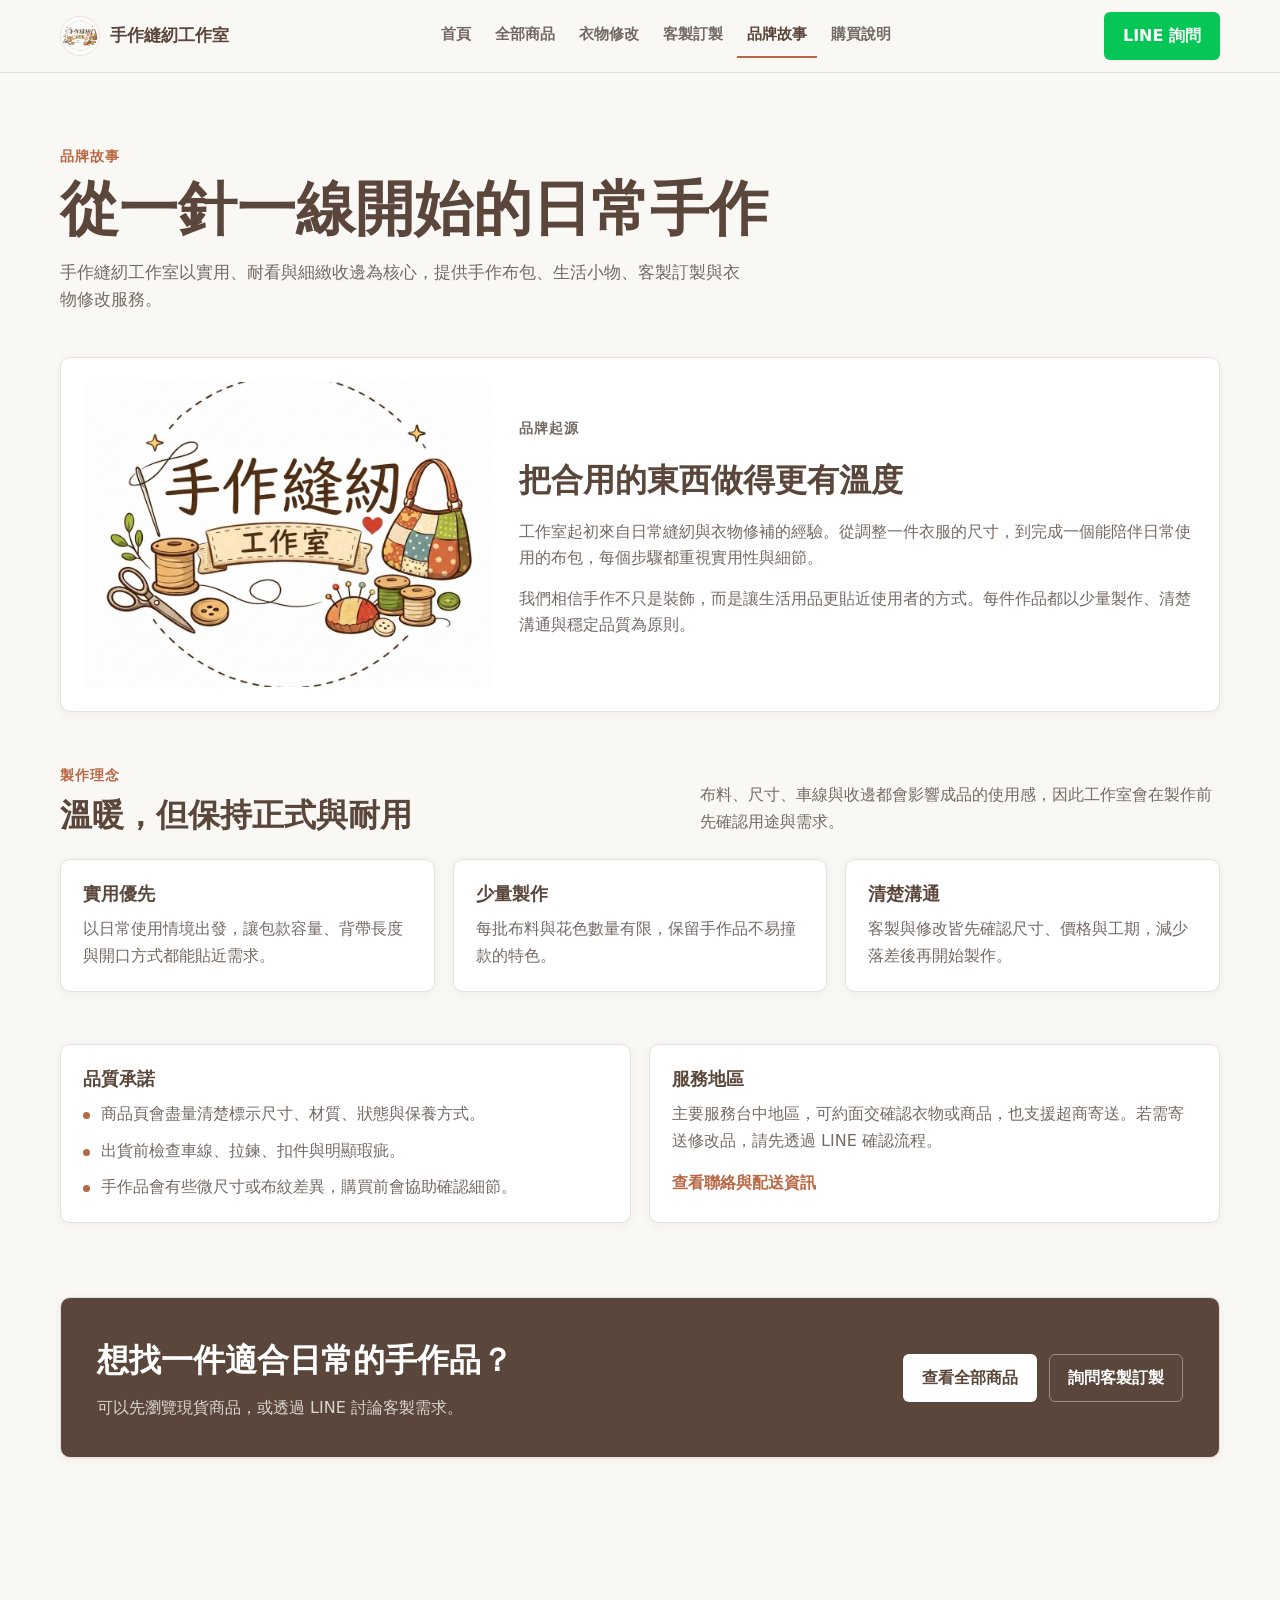
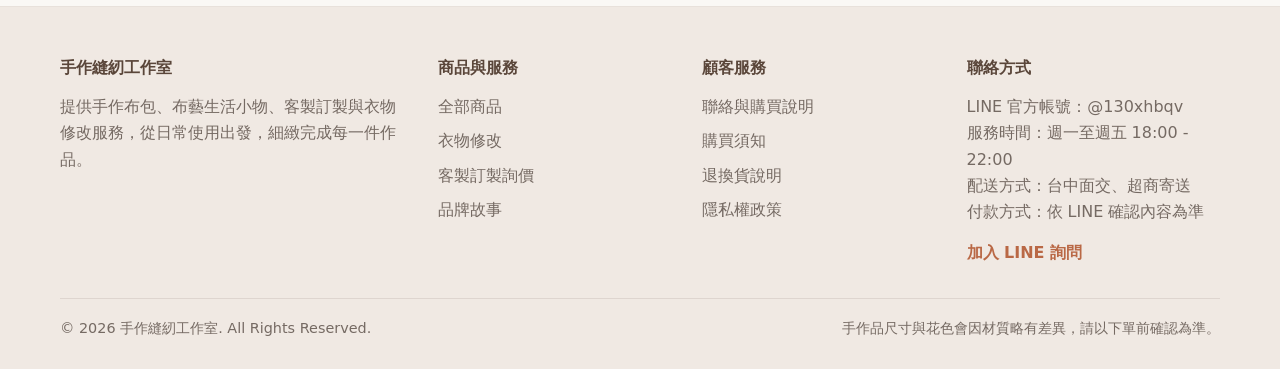
<file: about.html>
<!DOCTYPE html>
<html lang="zh-Hant">
<head>
<meta charset="UTF-8">
<meta name="viewport" content="width=device-width, initial-scale=1.0">
<meta http-equiv="Content-Security-Policy" content="default-src 'self'; script-src 'self' https://www.gstatic.com; style-src 'self'; img-src 'self' data: blob:; connect-src 'self' https://*.googleapis.com https://*.firebaseio.com https://*.firebaseapp.com; frame-src https://*.firebaseapp.com; object-src 'none'; base-uri 'self'; form-action 'self'; upgrade-insecure-requests">
<meta name="referrer" content="strict-origin-when-cross-origin">
<title>品牌故事 | 手作縫紉工作室</title>
<meta name="description" content="了解手作縫紉工作室的品牌起源、製作理念、手作特色、台中服務地區與品質承諾。">
<meta property="og:title" content="品牌故事 | 手作縫紉工作室">
<meta property="og:description" content="從生活需求出發的在地手作工作室，專注布包、小物、客製訂製與衣物修改。">
<meta property="og:image" content="baghead.jpg">
<link rel="canonical" href="https://example.com/about.html">
<link rel="icon" href="baghead.jpg">
<link rel="stylesheet" href="style.css">
</head>
<body>
<div id="navbar-placeholder"></div>

<main class="content-page">
  <section class="site-shell page-hero content-hero" aria-labelledby="aboutTitle">
    <p class="section-kicker">品牌故事</p>
    <h1 id="aboutTitle">從一針一線開始的日常手作</h1>
    <p>手作縫紉工作室以實用、耐看與細緻收邊為核心，提供手作布包、生活小物、客製訂製與衣物修改服務。</p>
  </section>

  <section class="site-shell content-section" aria-labelledby="originTitle">
    <div class="story-panel content-story">
      <img src="baghead.jpg" alt="手作縫紉工作室品牌標誌與手作布藝形象" loading="lazy">
      <div>
        <p class="section-kicker">品牌起源</p>
        <h2 id="originTitle">把合用的東西做得更有溫度</h2>
        <p>工作室起初來自日常縫紉與衣物修補的經驗。從調整一件衣服的尺寸，到完成一個能陪伴日常使用的布包，每個步驟都重視實用性與細節。</p>
        <p>我們相信手作不只是裝飾，而是讓生活用品更貼近使用者的方式。每件作品都以少量製作、清楚溝通與穩定品質為原則。</p>
      </div>
    </div>
  </section>

  <section class="site-shell content-section" aria-labelledby="philosophyTitle">
    <div class="section-heading">
      <div>
        <p class="section-kicker">製作理念</p>
        <h2 id="philosophyTitle">溫暖，但保持正式與耐用</h2>
      </div>
      <p>布料、尺寸、車線與收邊都會影響成品的使用感，因此工作室會在製作前先確認用途與需求。</p>
    </div>

    <div class="content-grid content-grid--three">
      <article class="info-card">
        <h3>實用優先</h3>
        <p>以日常使用情境出發，讓包款容量、背帶長度與開口方式都能貼近需求。</p>
      </article>
      <article class="info-card">
        <h3>少量製作</h3>
        <p>每批布料與花色數量有限，保留手作品不易撞款的特色。</p>
      </article>
      <article class="info-card">
        <h3>清楚溝通</h3>
        <p>客製與修改皆先確認尺寸、價格與工期，減少落差後再開始製作。</p>
      </article>
    </div>
  </section>

  <section class="site-shell content-section" aria-labelledby="promiseTitle">
    <div class="content-grid content-grid--two">
      <article class="info-card">
        <h2 id="promiseTitle">品質承諾</h2>
        <ul class="check-list">
          <li>商品頁會盡量清楚標示尺寸、材質、狀態與保養方式。</li>
          <li>出貨前檢查車線、拉鍊、扣件與明顯瑕疵。</li>
          <li>手作品會有些微尺寸或布紋差異，購買前會協助確認細節。</li>
        </ul>
      </article>
      <article class="info-card">
        <h2>服務地區</h2>
        <p>主要服務台中地區，可約面交確認衣物或商品，也支援超商寄送。若需寄送修改品，請先透過 LINE 確認流程。</p>
        <a class="text-link" href="contact.html">查看聯絡與配送資訊</a>
      </article>
    </div>
  </section>

  <section class="site-shell home-section" aria-labelledby="aboutCtaTitle">
    <div class="cta-panel">
      <div>
        <h2 id="aboutCtaTitle">想找一件適合日常的手作品？</h2>
        <p>可以先瀏覽現貨商品，或透過 LINE 討論客製需求。</p>
      </div>
      <div class="cta-actions">
        <a class="btn btn--primary" href="products.html">查看全部商品</a>
        <a class="btn btn--secondary" href="booking.html">詢問客製訂製</a>
      </div>
    </div>
  </section>
</main>

<div id="footer-placeholder"></div>

<script src="site-config.js"></script>
<script src="navbar.js"></script>
<script src="footer.js"></script>
</body>
</html>
</file>
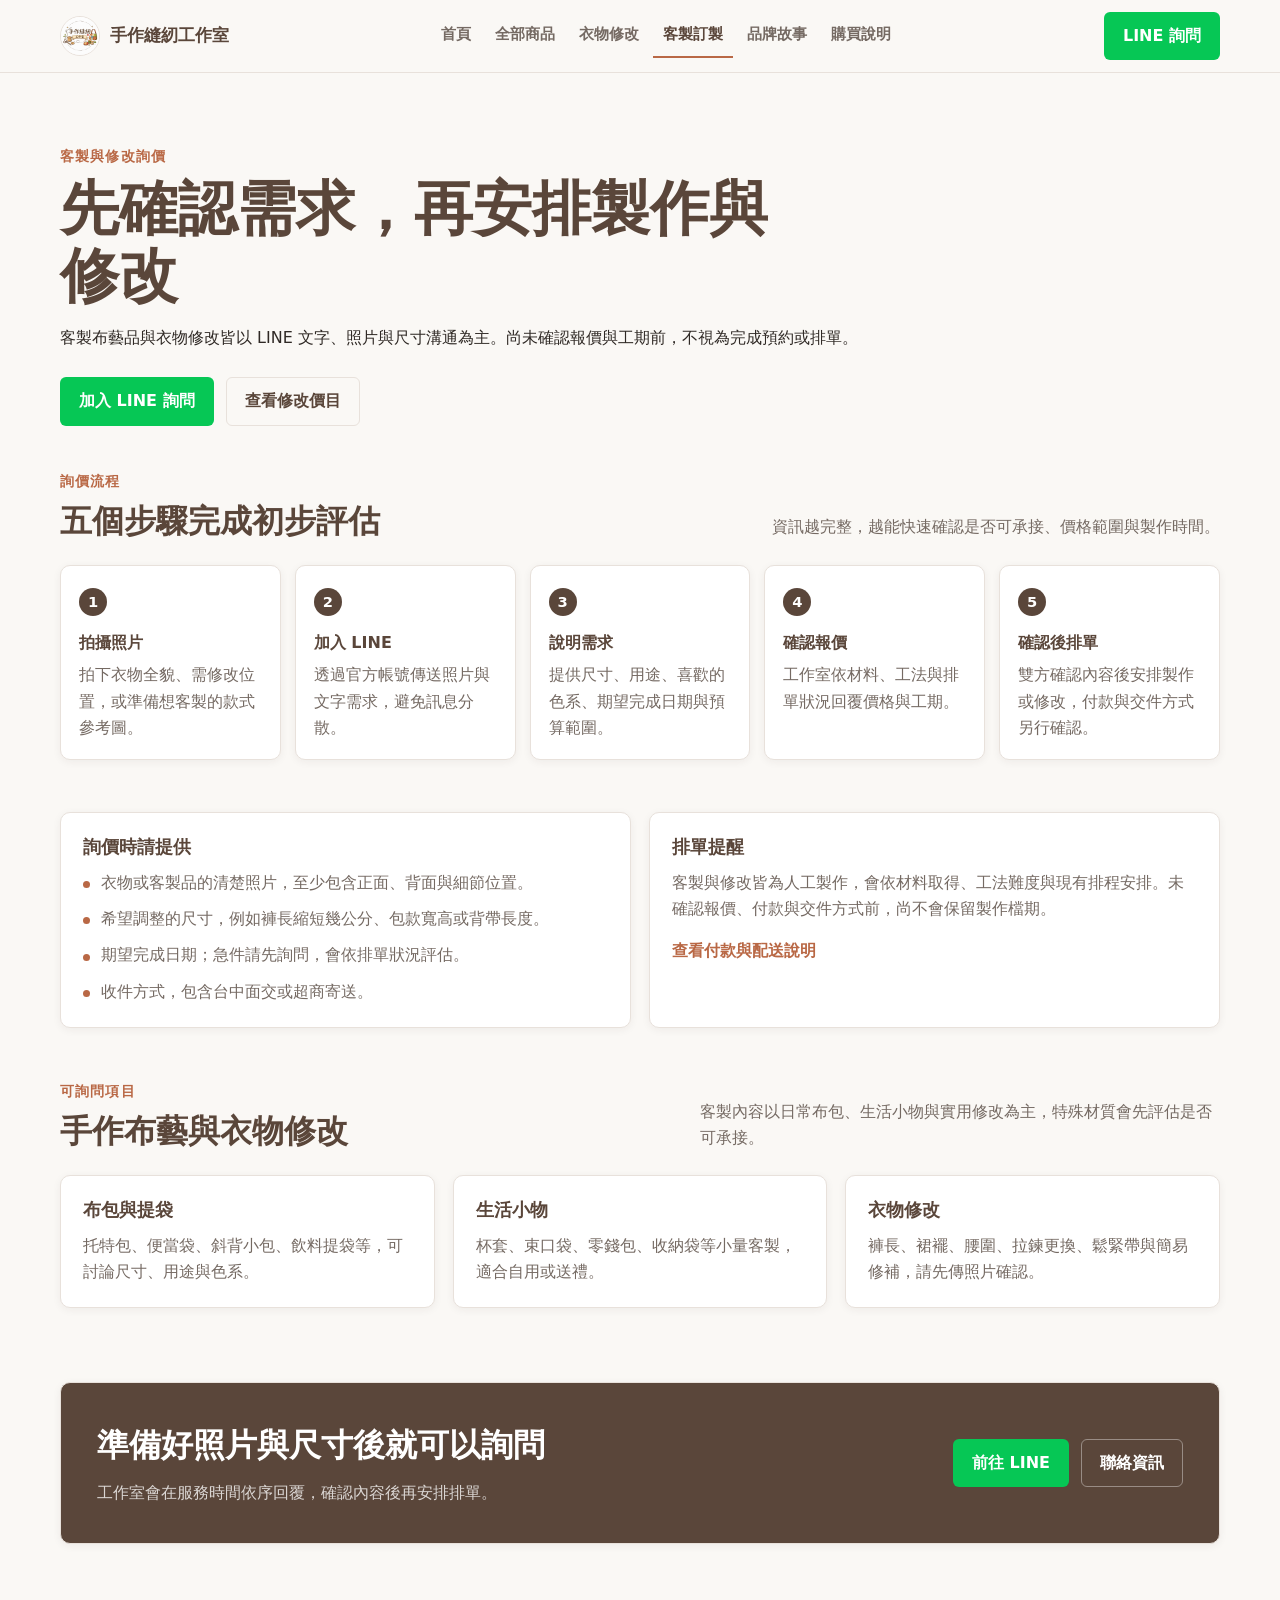
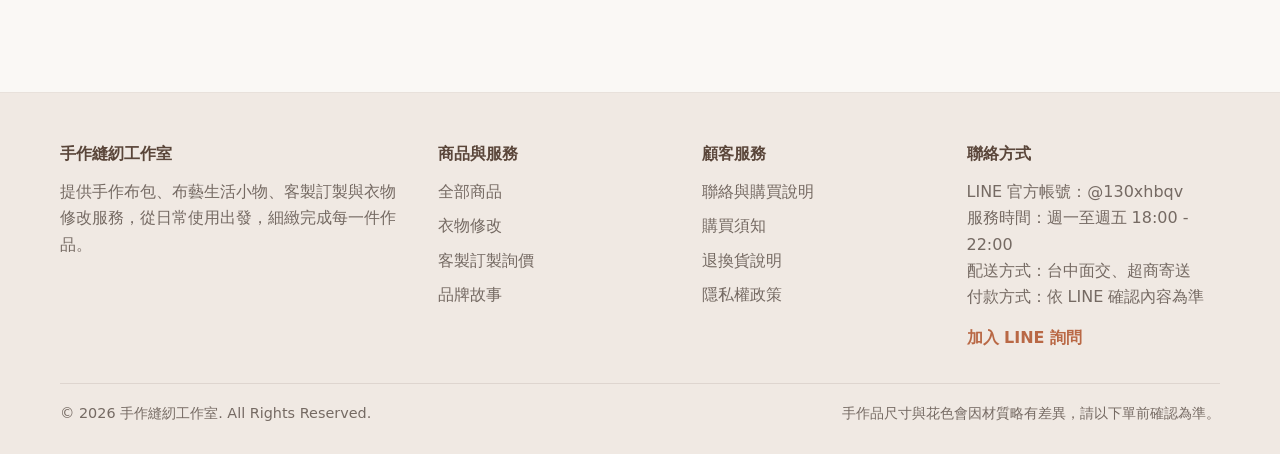
<file: booking.html>
<!DOCTYPE html>
<html lang="zh-Hant">
<head>
<meta charset="UTF-8">
<meta name="viewport" content="width=device-width, initial-scale=1.0">
<meta http-equiv="Content-Security-Policy" content="default-src 'self'; script-src 'self' https://www.gstatic.com; style-src 'self'; img-src 'self' data: blob:; connect-src 'self' https://*.googleapis.com https://*.firebaseio.com https://*.firebaseapp.com; frame-src https://*.firebaseapp.com; object-src 'none'; base-uri 'self'; form-action 'self'; upgrade-insecure-requests">
<meta name="referrer" content="strict-origin-when-cross-origin">
<title>客製與修改詢價 | 手作縫紉工作室</title>
<meta name="description" content="透過 LINE 詢問手作布藝客製、衣物修改與工期安排，請提供照片、尺寸與期望完成日期以利報價。">
<meta property="og:title" content="客製與修改詢價 | 手作縫紉工作室">
<meta property="og:description" content="了解手作布包客製與衣物修改詢價流程，傳送照片後由工作室確認價格與排單時間。">
<meta property="og:image" content="baghead.jpg">
<link rel="canonical" href="https://example.com/booking.html">
<link rel="icon" href="baghead.jpg">
<link rel="stylesheet" href="style.css">
</head>
<body>
<div id="navbar-placeholder"></div>

<main class="content-page">
  <section class="site-shell page-hero content-hero" aria-labelledby="bookingTitle">
    <p class="section-kicker">客製與修改詢價</p>
    <h1 id="bookingTitle">先確認需求，再安排製作與修改</h1>
    <p>客製布藝品與衣物修改皆以 LINE 文字、照片與尺寸溝通為主。尚未確認報價與工期前，不視為完成預約或排單。</p>
    <div class="page-actions">
      <a class="btn btn--line" href="https://line.me/R/ti/p/@130xhbqv" target="_blank" rel="noopener noreferrer">加入 LINE 詢問</a>
      <a class="btn btn--secondary" href="services.html">查看修改價目</a>
    </div>
  </section>

  <section class="site-shell content-section" aria-labelledby="bookingProcessTitle">
    <div class="section-heading">
      <div>
        <p class="section-kicker">詢價流程</p>
        <h2 id="bookingProcessTitle">五個步驟完成初步評估</h2>
      </div>
      <p>資訊越完整，越能快速確認是否可承接、價格範圍與製作時間。</p>
    </div>

    <ol class="process-list process-list--five">
      <li>
        <h3>拍攝照片</h3>
        <p>拍下衣物全貌、需修改位置，或準備想客製的款式參考圖。</p>
      </li>
      <li>
        <h3>加入 LINE</h3>
        <p>透過官方帳號傳送照片與文字需求，避免訊息分散。</p>
      </li>
      <li>
        <h3>說明需求</h3>
        <p>提供尺寸、用途、喜歡的色系、期望完成日期與預算範圍。</p>
      </li>
      <li>
        <h3>確認報價</h3>
        <p>工作室依材料、工法與排單狀況回覆價格與工期。</p>
      </li>
      <li>
        <h3>確認後排單</h3>
        <p>雙方確認內容後安排製作或修改，付款與交件方式另行確認。</p>
      </li>
    </ol>
  </section>

  <section class="site-shell content-section" aria-labelledby="prepareTitle">
    <div class="content-grid content-grid--two">
      <article class="info-card">
        <h2 id="prepareTitle">詢價時請提供</h2>
        <ul class="check-list">
          <li>衣物或客製品的清楚照片，至少包含正面、背面與細節位置。</li>
          <li>希望調整的尺寸，例如褲長縮短幾公分、包款寬高或背帶長度。</li>
          <li>期望完成日期；急件請先詢問，會依排單狀況評估。</li>
          <li>收件方式，包含台中面交或超商寄送。</li>
        </ul>
      </article>

      <article class="info-card">
        <h2>排單提醒</h2>
        <p>客製與修改皆為人工製作，會依材料取得、工法難度與現有排程安排。未確認報價、付款與交件方式前，尚不會保留製作檔期。</p>
        <a class="text-link" href="shopping-guide.html">查看付款與配送說明</a>
      </article>
    </div>
  </section>

  <section class="site-shell content-section" aria-labelledby="customScopeTitle">
    <div class="section-heading">
      <div>
        <p class="section-kicker">可詢問項目</p>
        <h2 id="customScopeTitle">手作布藝與衣物修改</h2>
      </div>
      <p>客製內容以日常布包、生活小物與實用修改為主，特殊材質會先評估是否可承接。</p>
    </div>

    <div class="content-grid content-grid--three">
      <article class="info-card">
        <h3>布包與提袋</h3>
        <p>托特包、便當袋、斜背小包、飲料提袋等，可討論尺寸、用途與色系。</p>
      </article>
      <article class="info-card">
        <h3>生活小物</h3>
        <p>杯套、束口袋、零錢包、收納袋等小量客製，適合自用或送禮。</p>
      </article>
      <article class="info-card">
        <h3>衣物修改</h3>
        <p>褲長、裙襬、腰圍、拉鍊更換、鬆緊帶與簡易修補，請先傳照片確認。</p>
      </article>
    </div>
  </section>

  <section class="site-shell home-section" aria-labelledby="bookingCtaTitle">
    <div class="cta-panel">
      <div>
        <h2 id="bookingCtaTitle">準備好照片與尺寸後就可以詢問</h2>
        <p>工作室會在服務時間依序回覆，確認內容後再安排排單。</p>
      </div>
      <div class="cta-actions">
        <a class="btn btn--line" href="https://line.me/R/ti/p/@130xhbqv" target="_blank" rel="noopener noreferrer">前往 LINE</a>
        <a class="btn btn--secondary" href="contact.html">聯絡資訊</a>
      </div>
    </div>
  </section>
</main>

<div id="footer-placeholder"></div>

<script src="site-config.js"></script>
<script src="navbar.js"></script>
<script src="footer.js"></script>
</body>
</html>
</file>
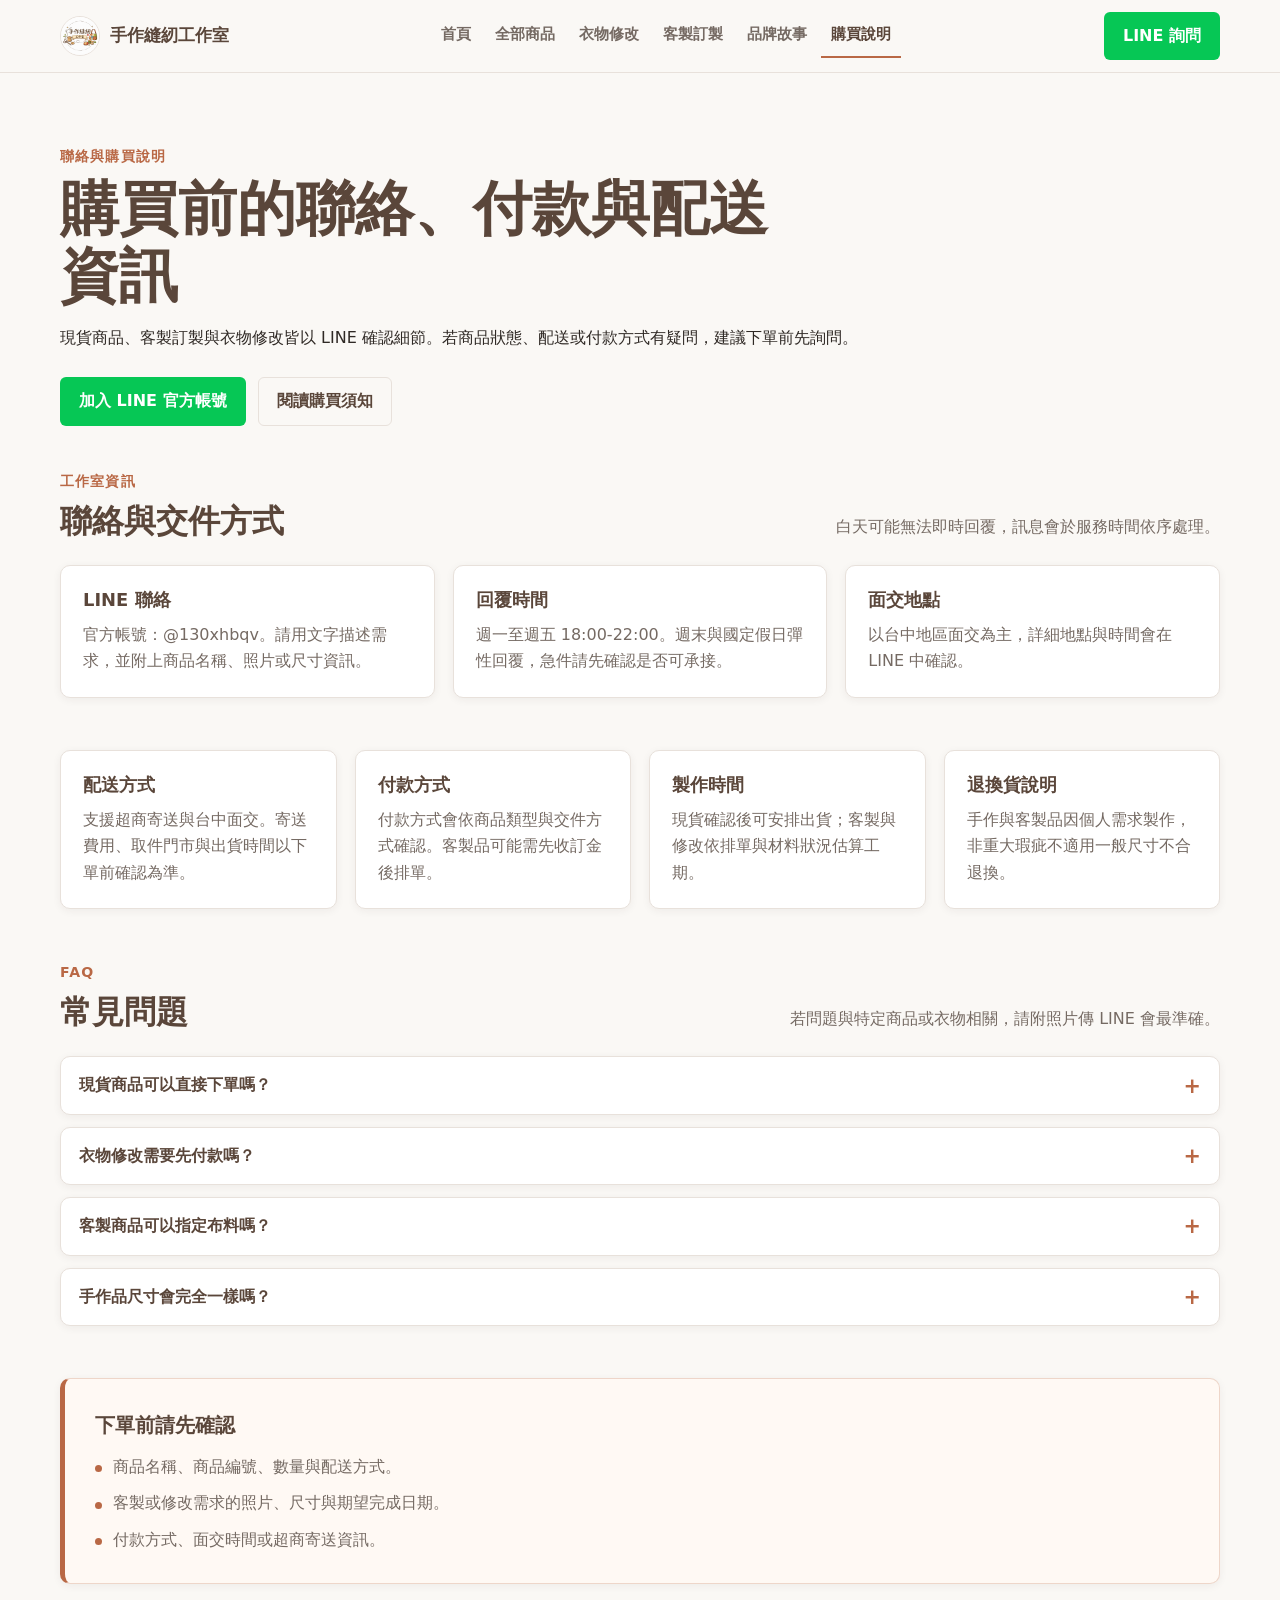
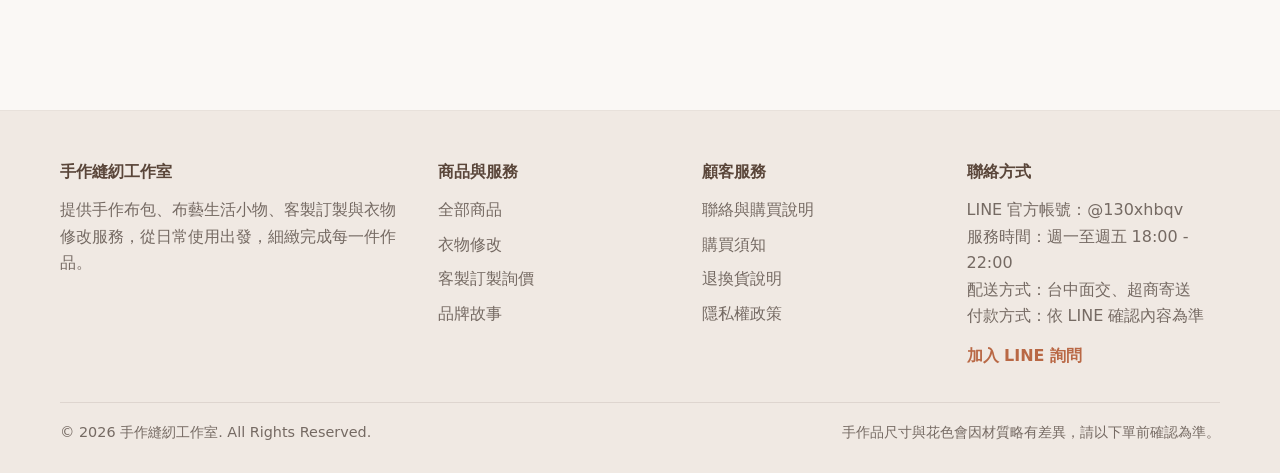
<file: contact.html>
<!DOCTYPE html>
<html lang="zh-Hant">
<head>
<meta charset="UTF-8">
<meta name="viewport" content="width=device-width, initial-scale=1.0">
<meta http-equiv="Content-Security-Policy" content="default-src 'self'; script-src 'self' https://www.gstatic.com; style-src 'self'; img-src 'self' data: blob:; connect-src 'self' https://*.googleapis.com https://*.firebaseio.com https://*.firebaseapp.com; frame-src https://*.firebaseapp.com; object-src 'none'; base-uri 'self'; form-action 'self'; upgrade-insecure-requests">
<meta name="referrer" content="strict-origin-when-cross-origin">
<title>聯絡與購買說明 | 手作縫紉工作室</title>
<meta name="description" content="手作縫紉工作室聯絡資訊、LINE 回覆時間、台中面交、超商配送、付款方式、製作時間與常見問題。">
<meta property="og:title" content="聯絡與購買說明 | 手作縫紉工作室">
<meta property="og:description" content="查看 LINE 聯絡方式、面交配送、付款流程、製作時間與手作品退換貨說明。">
<meta property="og:image" content="baghead.jpg">
<link rel="canonical" href="https://example.com/contact.html">
<link rel="icon" href="baghead.jpg">
<link rel="stylesheet" href="style.css">
</head>
<body>
<div id="navbar-placeholder"></div>

<main class="content-page">
  <section class="site-shell page-hero content-hero" aria-labelledby="contactTitle">
    <p class="section-kicker">聯絡與購買說明</p>
    <h1 id="contactTitle">購買前的聯絡、付款與配送資訊</h1>
    <p>現貨商品、客製訂製與衣物修改皆以 LINE 確認細節。若商品狀態、配送或付款方式有疑問，建議下單前先詢問。</p>
    <div class="page-actions">
      <a class="btn btn--line" href="https://line.me/R/ti/p/@130xhbqv" target="_blank" rel="noopener noreferrer">加入 LINE 官方帳號</a>
      <a class="btn btn--secondary" href="shopping-guide.html">閱讀購買須知</a>
    </div>
  </section>

  <section class="site-shell content-section" aria-labelledby="contactInfoTitle">
    <div class="section-heading">
      <div>
        <p class="section-kicker">工作室資訊</p>
        <h2 id="contactInfoTitle">聯絡與交件方式</h2>
      </div>
      <p>白天可能無法即時回覆，訊息會於服務時間依序處理。</p>
    </div>

    <div class="content-grid content-grid--three">
      <article class="info-card">
        <h3>LINE 聯絡</h3>
        <p>官方帳號：@130xhbqv。請用文字描述需求，並附上商品名稱、照片或尺寸資訊。</p>
      </article>
      <article class="info-card">
        <h3>回覆時間</h3>
        <p>週一至週五 18:00-22:00。週末與國定假日彈性回覆，急件請先確認是否可承接。</p>
      </article>
      <article class="info-card">
        <h3>面交地點</h3>
        <p>以台中地區面交為主，詳細地點與時間會在 LINE 中確認。</p>
      </article>
    </div>
  </section>

  <section class="site-shell content-section" aria-labelledby="orderInfoTitle">
    <div class="content-grid content-grid--four">
      <article class="info-card">
        <h2 id="orderInfoTitle">配送方式</h2>
        <p>支援超商寄送與台中面交。寄送費用、取件門市與出貨時間以下單前確認為準。</p>
      </article>
      <article class="info-card">
        <h2>付款方式</h2>
        <p>付款方式會依商品類型與交件方式確認。客製品可能需先收訂金後排單。</p>
      </article>
      <article class="info-card">
        <h2>製作時間</h2>
        <p>現貨確認後可安排出貨；客製與修改依排單與材料狀況估算工期。</p>
      </article>
      <article class="info-card">
        <h2>退換貨說明</h2>
        <p>手作與客製品因個人需求製作，非重大瑕疵不適用一般尺寸不合退換。</p>
      </article>
    </div>
  </section>

  <section class="site-shell content-section" aria-labelledby="faqTitle">
    <div class="section-heading">
      <div>
        <p class="section-kicker">FAQ</p>
        <h2 id="faqTitle">常見問題</h2>
      </div>
      <p>若問題與特定商品或衣物相關，請附照片傳 LINE 會最準確。</p>
    </div>

    <div class="faq-list">
      <details>
        <summary>現貨商品可以直接下單嗎？</summary>
        <div class="faq-answer">
          <p>建議先透過 LINE 確認庫存、配送與付款方式。商品狀態會盡量即時更新，但仍以下單前確認為準。</p>
        </div>
      </details>
      <details>
        <summary>衣物修改需要先付款嗎？</summary>
        <div class="faq-answer">
          <p>一般會先確認修改範圍與報價，再依交件方式討論付款時間。急件或需採買材料時可能需先支付部分費用。</p>
        </div>
      </details>
      <details>
        <summary>客製商品可以指定布料嗎？</summary>
        <div class="faq-answer">
          <p>可以討論色系、用途與風格。若需指定特殊布料，會依材料取得狀況與成本重新報價。</p>
        </div>
      </details>
      <details>
        <summary>手作品尺寸會完全一樣嗎？</summary>
        <div class="faq-answer">
          <p>手作品會因布料厚度、裁切與車縫產生些微差異，商品頁尺寸為人工量測，合理誤差請以下單前確認為準。</p>
        </div>
      </details>
    </div>
  </section>

  <section class="site-shell content-section" aria-labelledby="contactCtaTitle">
    <div class="notice-panel">
      <h2 id="contactCtaTitle">下單前請先確認</h2>
      <ul class="check-list">
        <li>商品名稱、商品編號、數量與配送方式。</li>
        <li>客製或修改需求的照片、尺寸與期望完成日期。</li>
        <li>付款方式、面交時間或超商寄送資訊。</li>
      </ul>
    </div>
  </section>
</main>

<div id="footer-placeholder"></div>

<script src="site-config.js"></script>
<script src="navbar.js"></script>
<script src="footer.js"></script>
</body>
</html>
</file>
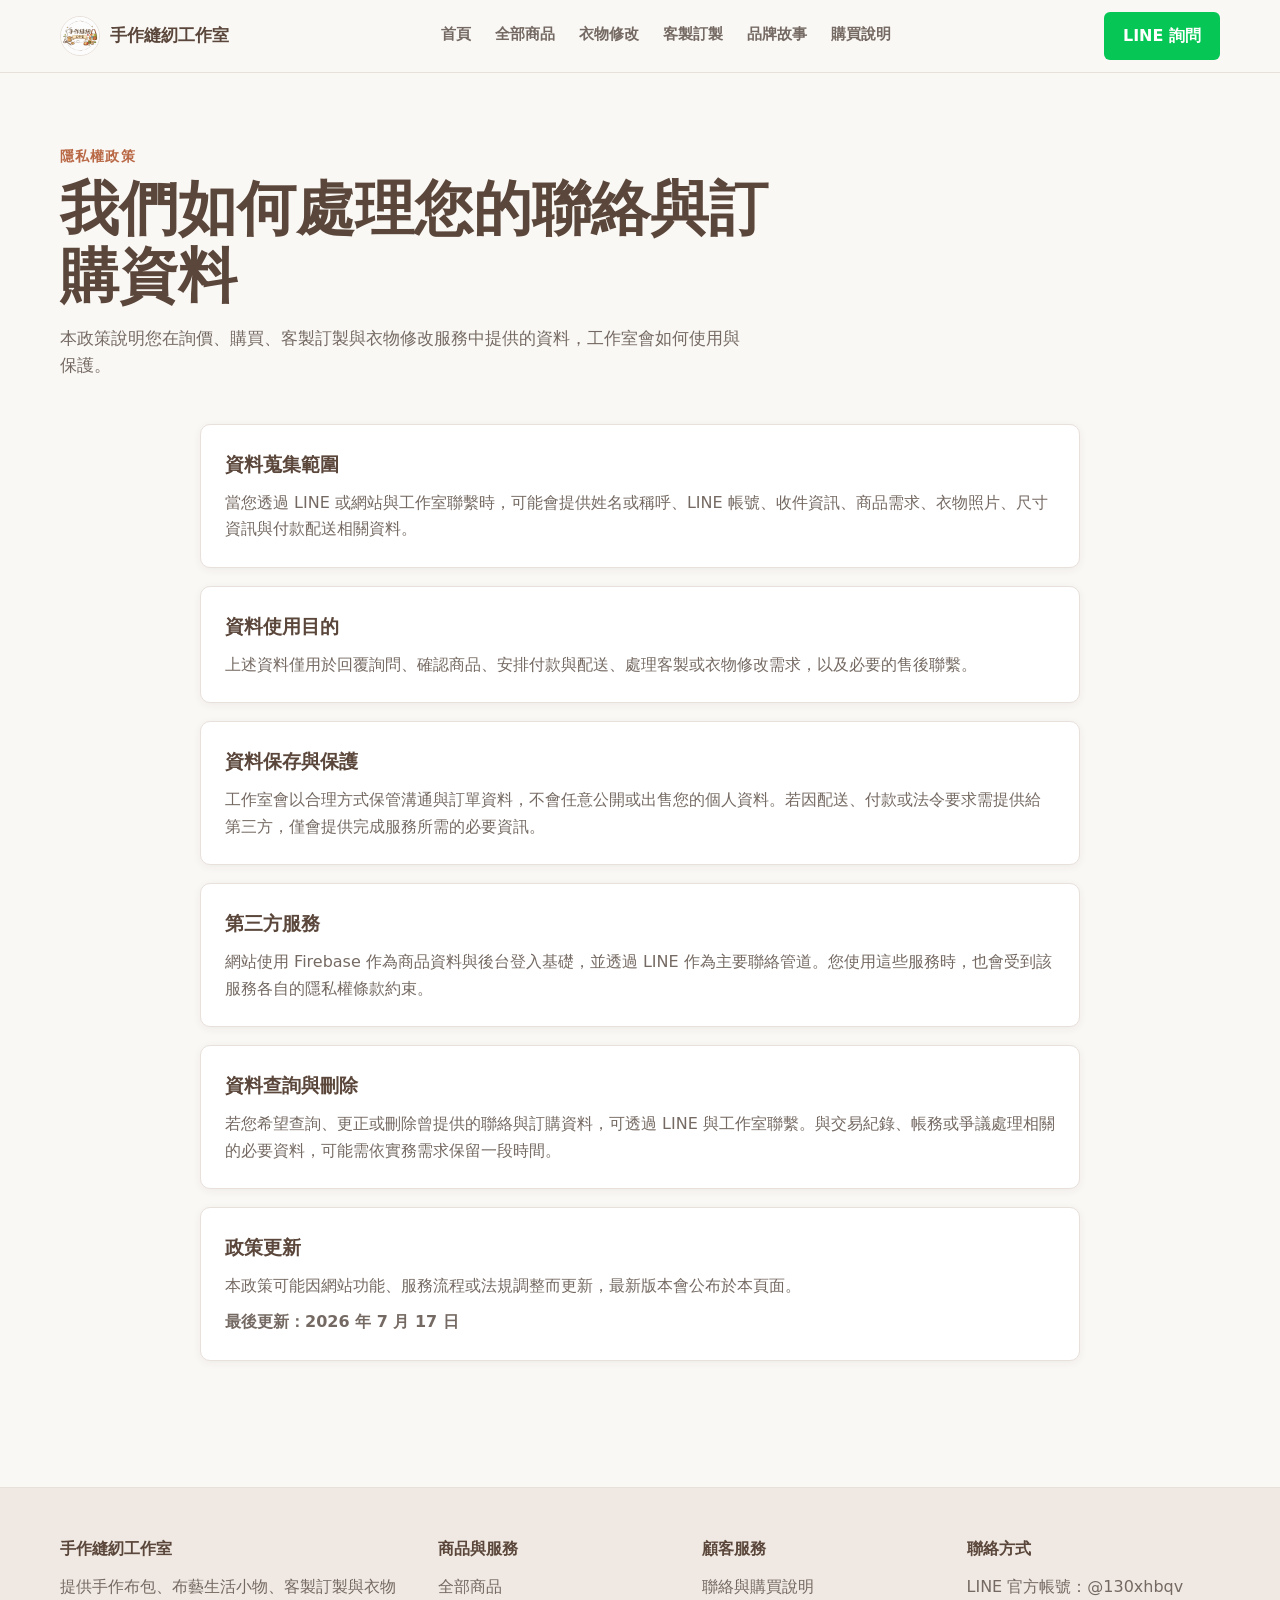
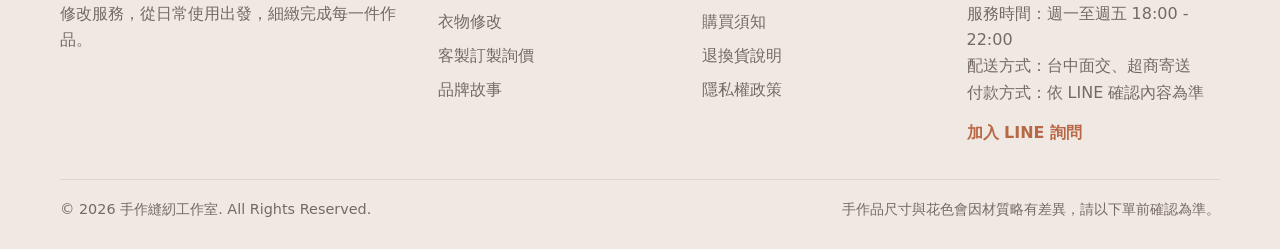
<file: privacy.html>
<!DOCTYPE html>
<html lang="zh-Hant">
<head>
<meta charset="UTF-8">
<meta name="viewport" content="width=device-width, initial-scale=1.0">
<meta http-equiv="Content-Security-Policy" content="default-src 'self'; script-src 'self' https://www.gstatic.com; style-src 'self'; img-src 'self' data: blob:; connect-src 'self' https://*.googleapis.com https://*.firebaseio.com https://*.firebaseapp.com; frame-src https://*.firebaseapp.com; object-src 'none'; base-uri 'self'; form-action 'self'; upgrade-insecure-requests">
<meta name="referrer" content="strict-origin-when-cross-origin">
<title>隱私權政策 | 手作縫紉工作室</title>
<meta name="description" content="手作縫紉工作室隱私權政策，說明詢價、購買與聯絡過程中可能蒐集與使用的基本資料。">
<meta property="og:title" content="隱私權政策 | 手作縫紉工作室">
<meta property="og:description" content="了解手作縫紉工作室如何處理聯絡、詢價、購買與配送所需的個人資料。">
<meta property="og:image" content="baghead.jpg">
<link rel="canonical" href="https://example.com/privacy.html">
<link rel="icon" href="baghead.jpg">
<link rel="stylesheet" href="style.css">
</head>
<body>
<div id="navbar-placeholder"></div>

<main class="content-page">
  <section class="site-shell page-hero content-hero" aria-labelledby="privacyTitle">
    <p class="section-kicker">隱私權政策</p>
    <h1 id="privacyTitle">我們如何處理您的聯絡與訂購資料</h1>
    <p>本政策說明您在詢價、購買、客製訂製與衣物修改服務中提供的資料，工作室會如何使用與保護。</p>
  </section>

  <section class="site-shell content-section policy-content" aria-labelledby="privacyScopeTitle">
    <div class="policy-block">
      <h2 id="privacyScopeTitle">資料蒐集範圍</h2>
      <p>當您透過 LINE 或網站與工作室聯繫時，可能會提供姓名或稱呼、LINE 帳號、收件資訊、商品需求、衣物照片、尺寸資訊與付款配送相關資料。</p>
    </div>

    <div class="policy-block">
      <h2>資料使用目的</h2>
      <p>上述資料僅用於回覆詢問、確認商品、安排付款與配送、處理客製或衣物修改需求，以及必要的售後聯繫。</p>
    </div>

    <div class="policy-block">
      <h2>資料保存與保護</h2>
      <p>工作室會以合理方式保管溝通與訂單資料，不會任意公開或出售您的個人資料。若因配送、付款或法令要求需提供給第三方，僅會提供完成服務所需的必要資訊。</p>
    </div>

    <div class="policy-block">
      <h2>第三方服務</h2>
      <p>網站使用 Firebase 作為商品資料與後台登入基礎，並透過 LINE 作為主要聯絡管道。您使用這些服務時，也會受到該服務各自的隱私權條款約束。</p>
    </div>

    <div class="policy-block">
      <h2>資料查詢與刪除</h2>
      <p>若您希望查詢、更正或刪除曾提供的聯絡與訂購資料，可透過 LINE 與工作室聯繫。與交易紀錄、帳務或爭議處理相關的必要資料，可能需依實務需求保留一段時間。</p>
    </div>

    <div class="policy-block">
      <h2>政策更新</h2>
      <p>本政策可能因網站功能、服務流程或法規調整而更新，最新版本會公布於本頁面。</p>
      <p class="policy-date">最後更新：2026 年 7 月 17 日</p>
    </div>
  </section>
</main>

<div id="footer-placeholder"></div>

<script src="site-config.js"></script>
<script src="navbar.js"></script>
<script src="footer.js"></script>
</body>
</html>
</file>
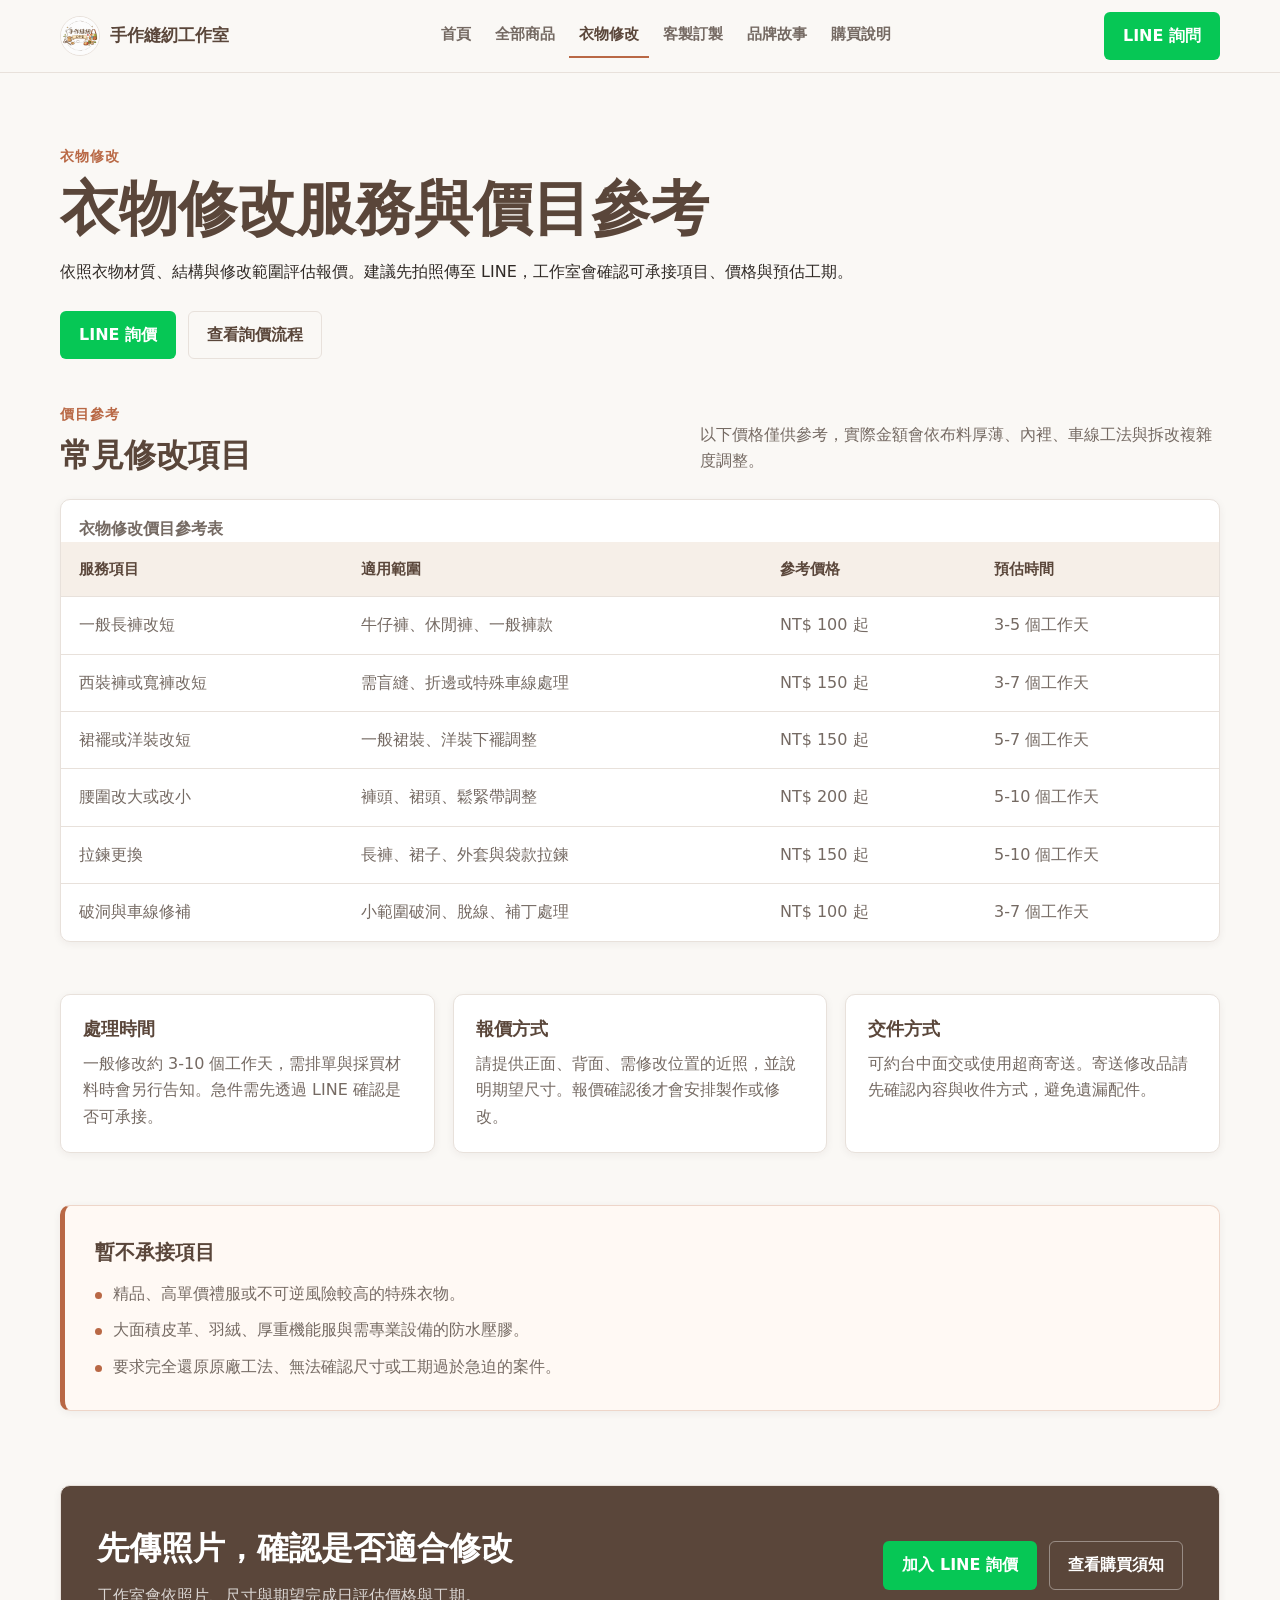
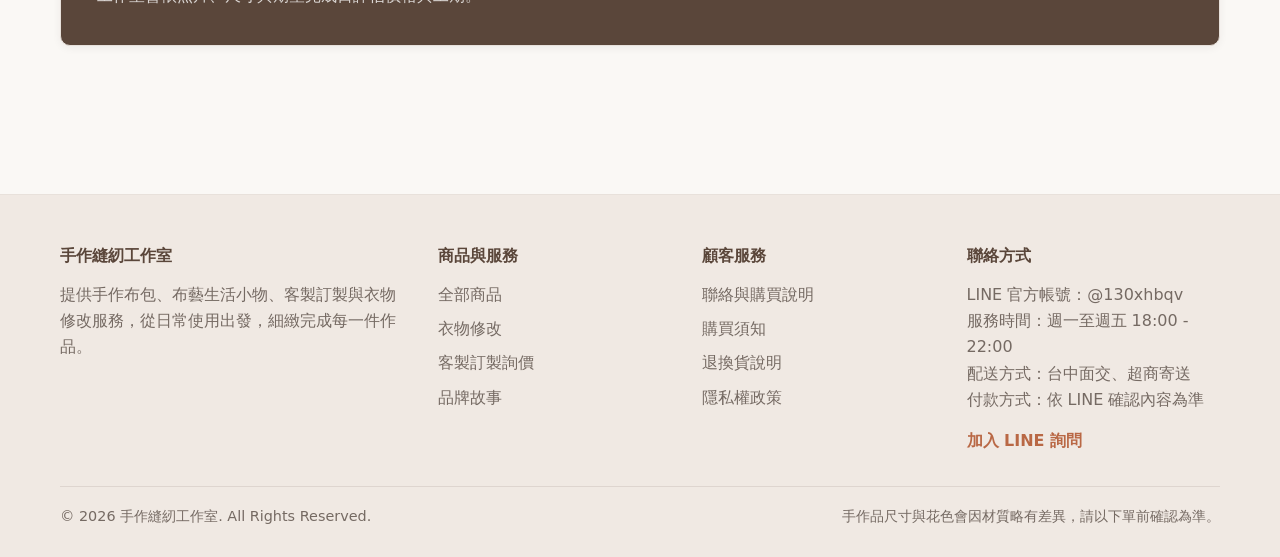
<file: services.html>
<!DOCTYPE html>
<html lang="zh-Hant">
<head>
<meta charset="UTF-8">
<meta name="viewport" content="width=device-width, initial-scale=1.0">
<meta http-equiv="Content-Security-Policy" content="default-src 'self'; script-src 'self' https://www.gstatic.com; style-src 'self'; img-src 'self' data: blob:; connect-src 'self' https://*.googleapis.com https://*.firebaseio.com https://*.firebaseapp.com; frame-src https://*.firebaseapp.com; object-src 'none'; base-uri 'self'; form-action 'self'; upgrade-insecure-requests">
<meta name="referrer" content="strict-origin-when-cross-origin">
<title>衣物修改服務與價目參考 | 手作縫紉工作室</title>
<meta name="description" content="手作縫紉工作室提供褲長修改、腰圍調整、拉鍊更換與簡易修補服務，價格依衣物材質、結構與工法確認。">
<meta property="og:title" content="衣物修改服務與價目參考 | 手作縫紉工作室">
<meta property="og:description" content="查看衣物修改價目參考、處理時間、不承接項目與 LINE 詢價方式。">
<meta property="og:image" content="baghead.jpg">
<link rel="canonical" href="https://example.com/services.html">
<link rel="icon" href="baghead.jpg">
<link rel="stylesheet" href="style.css">
</head>
<body>
<div id="navbar-placeholder"></div>

<main class="content-page">
  <section class="site-shell page-hero content-hero" aria-labelledby="servicesTitle">
    <p class="section-kicker">衣物修改</p>
    <h1 id="servicesTitle">衣物修改服務與價目參考</h1>
    <p>依照衣物材質、結構與修改範圍評估報價。建議先拍照傳至 LINE，工作室會確認可承接項目、價格與預估工期。</p>
    <div class="page-actions">
      <a class="btn btn--line" href="https://line.me/R/ti/p/@130xhbqv" target="_blank" rel="noopener noreferrer">LINE 詢價</a>
      <a class="btn btn--secondary" href="booking.html">查看詢價流程</a>
    </div>
  </section>

  <section class="site-shell content-section" aria-labelledby="priceTitle">
    <div class="section-heading">
      <div>
        <p class="section-kicker">價目參考</p>
        <h2 id="priceTitle">常見修改項目</h2>
      </div>
      <p>以下價格僅供參考，實際金額會依布料厚薄、內裡、車線工法與拆改複雜度調整。</p>
    </div>

    <div class="price-table-wrap">
      <table class="price-table">
        <caption>衣物修改價目參考表</caption>
        <thead>
          <tr>
            <th scope="col">服務項目</th>
            <th scope="col">適用範圍</th>
            <th scope="col">參考價格</th>
            <th scope="col">預估時間</th>
          </tr>
        </thead>
        <tbody>
          <tr>
            <td>一般長褲改短</td>
            <td>牛仔褲、休閒褲、一般褲款</td>
            <td>NT$ 100 起</td>
            <td>3-5 個工作天</td>
          </tr>
          <tr>
            <td>西裝褲或寬褲改短</td>
            <td>需盲縫、折邊或特殊車線處理</td>
            <td>NT$ 150 起</td>
            <td>3-7 個工作天</td>
          </tr>
          <tr>
            <td>裙襬或洋裝改短</td>
            <td>一般裙裝、洋裝下襬調整</td>
            <td>NT$ 150 起</td>
            <td>5-7 個工作天</td>
          </tr>
          <tr>
            <td>腰圍改大或改小</td>
            <td>褲頭、裙頭、鬆緊帶調整</td>
            <td>NT$ 200 起</td>
            <td>5-10 個工作天</td>
          </tr>
          <tr>
            <td>拉鍊更換</td>
            <td>長褲、裙子、外套與袋款拉鍊</td>
            <td>NT$ 150 起</td>
            <td>5-10 個工作天</td>
          </tr>
          <tr>
            <td>破洞與車線修補</td>
            <td>小範圍破洞、脫線、補丁處理</td>
            <td>NT$ 100 起</td>
            <td>3-7 個工作天</td>
          </tr>
        </tbody>
      </table>
    </div>
  </section>

  <section class="site-shell content-section" aria-labelledby="serviceNotesTitle">
    <div class="content-grid content-grid--three">
      <article class="info-card">
        <h2 id="serviceNotesTitle">處理時間</h2>
        <p>一般修改約 3-10 個工作天，需排單與採買材料時會另行告知。急件需先透過 LINE 確認是否可承接。</p>
      </article>
      <article class="info-card">
        <h2>報價方式</h2>
        <p>請提供正面、背面、需修改位置的近照，並說明期望尺寸。報價確認後才會安排製作或修改。</p>
      </article>
      <article class="info-card">
        <h2>交件方式</h2>
        <p>可約台中面交或使用超商寄送。寄送修改品請先確認內容與收件方式，避免遺漏配件。</p>
      </article>
    </div>
  </section>

  <section class="site-shell content-section" aria-labelledby="notAcceptedTitle">
    <div class="notice-panel">
      <h2 id="notAcceptedTitle">暫不承接項目</h2>
      <ul class="check-list">
        <li>精品、高單價禮服或不可逆風險較高的特殊衣物。</li>
        <li>大面積皮革、羽絨、厚重機能服與需專業設備的防水壓膠。</li>
        <li>要求完全還原原廠工法、無法確認尺寸或工期過於急迫的案件。</li>
      </ul>
    </div>
  </section>

  <section class="site-shell home-section" aria-labelledby="serviceCtaTitle">
    <div class="cta-panel">
      <div>
        <h2 id="serviceCtaTitle">先傳照片，確認是否適合修改</h2>
        <p>工作室會依照片、尺寸與期望完成日評估價格與工期。</p>
      </div>
      <div class="cta-actions">
        <a class="btn btn--line" href="https://line.me/R/ti/p/@130xhbqv" target="_blank" rel="noopener noreferrer">加入 LINE 詢價</a>
        <a class="btn btn--secondary" href="shopping-guide.html">查看購買須知</a>
      </div>
    </div>
  </section>
</main>

<div id="footer-placeholder"></div>

<script src="site-config.js"></script>
<script src="navbar.js"></script>
<script src="footer.js"></script>
</body>
</html>
</file>
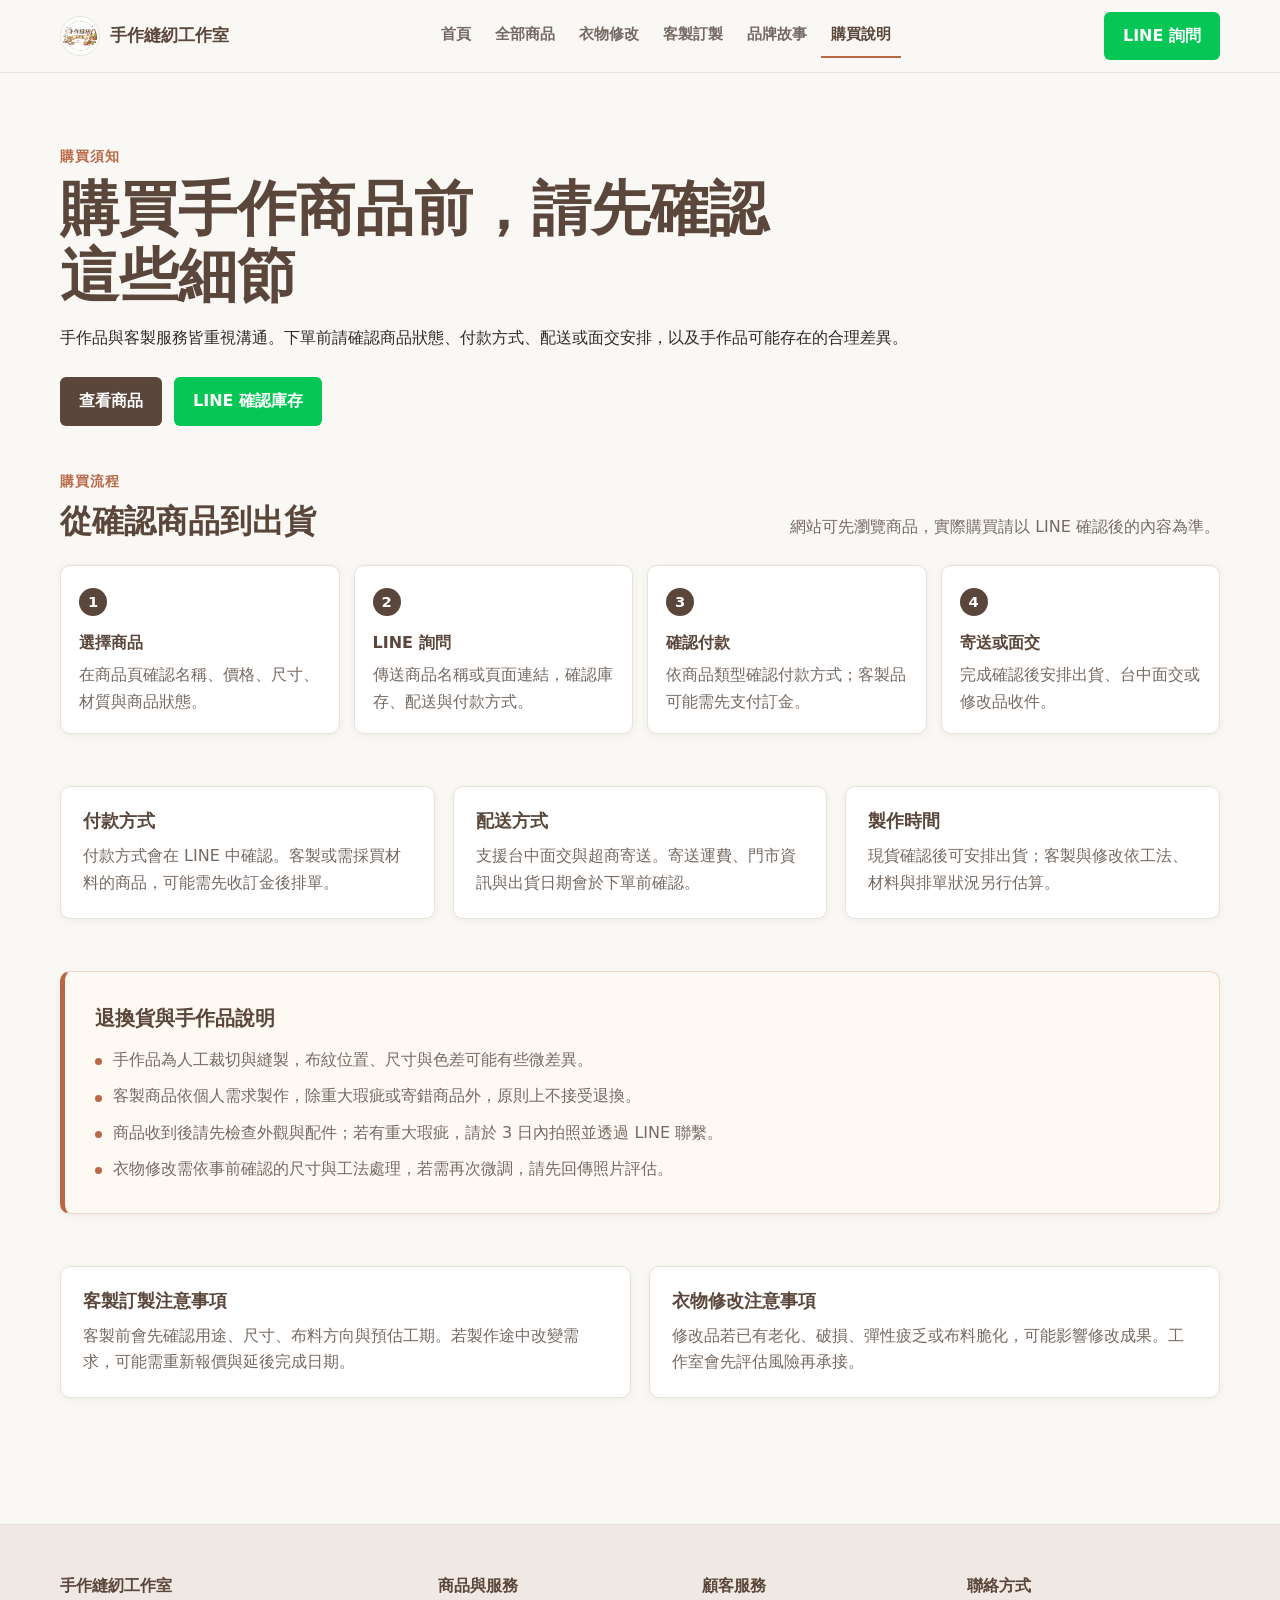
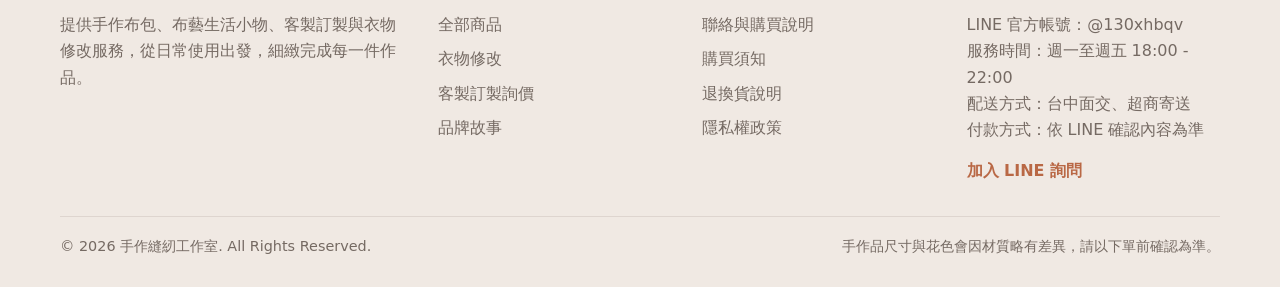
<file: shopping-guide.html>
<!DOCTYPE html>
<html lang="zh-Hant">
<head>
<meta charset="UTF-8">
<meta name="viewport" content="width=device-width, initial-scale=1.0">
<meta http-equiv="Content-Security-Policy" content="default-src 'self'; script-src 'self' https://www.gstatic.com; style-src 'self'; img-src 'self' data: blob:; connect-src 'self' https://*.googleapis.com https://*.firebaseio.com https://*.firebaseapp.com; frame-src https://*.firebaseapp.com; object-src 'none'; base-uri 'self'; form-action 'self'; upgrade-insecure-requests">
<meta name="referrer" content="strict-origin-when-cross-origin">
<title>購買須知 | 手作縫紉工作室</title>
<meta name="description" content="手作縫紉工作室購買流程、付款方式、配送面交、客製排單、退換貨與手作品注意事項。">
<meta property="og:title" content="購買須知 | 手作縫紉工作室">
<meta property="og:description" content="購買手作商品前請閱讀付款、配送、製作時間、客製商品與退換貨說明。">
<meta property="og:image" content="baghead.jpg">
<link rel="canonical" href="https://example.com/shopping-guide.html">
<link rel="icon" href="baghead.jpg">
<link rel="stylesheet" href="style.css">
</head>
<body>
<div id="navbar-placeholder"></div>

<main class="content-page">
  <section class="site-shell page-hero content-hero" aria-labelledby="guideTitle">
    <p class="section-kicker">購買須知</p>
    <h1 id="guideTitle">購買手作商品前，請先確認這些細節</h1>
    <p>手作品與客製服務皆重視溝通。下單前請確認商品狀態、付款方式、配送或面交安排，以及手作品可能存在的合理差異。</p>
    <div class="page-actions">
      <a class="btn btn--primary" href="products.html">查看商品</a>
      <a class="btn btn--line" href="https://line.me/R/ti/p/@130xhbqv" target="_blank" rel="noopener noreferrer">LINE 確認庫存</a>
    </div>
  </section>

  <section class="site-shell content-section" aria-labelledby="purchaseStepsTitle">
    <div class="section-heading">
      <div>
        <p class="section-kicker">購買流程</p>
        <h2 id="purchaseStepsTitle">從確認商品到出貨</h2>
      </div>
      <p>網站可先瀏覽商品，實際購買請以 LINE 確認後的內容為準。</p>
    </div>

    <ol class="process-list">
      <li>
        <h3>選擇商品</h3>
        <p>在商品頁確認名稱、價格、尺寸、材質與商品狀態。</p>
      </li>
      <li>
        <h3>LINE 詢問</h3>
        <p>傳送商品名稱或頁面連結，確認庫存、配送與付款方式。</p>
      </li>
      <li>
        <h3>確認付款</h3>
        <p>依商品類型確認付款方式；客製品可能需先支付訂金。</p>
      </li>
      <li>
        <h3>寄送或面交</h3>
        <p>完成確認後安排出貨、台中面交或修改品收件。</p>
      </li>
    </ol>
  </section>

  <section class="site-shell content-section" aria-labelledby="paymentTitle">
    <div class="content-grid content-grid--three">
      <article class="info-card">
        <h2 id="paymentTitle">付款方式</h2>
        <p>付款方式會在 LINE 中確認。客製或需採買材料的商品，可能需先收訂金後排單。</p>
      </article>
      <article class="info-card">
        <h2>配送方式</h2>
        <p>支援台中面交與超商寄送。寄送運費、門市資訊與出貨日期會於下單前確認。</p>
      </article>
      <article class="info-card">
        <h2>製作時間</h2>
        <p>現貨確認後可安排出貨；客製與修改依工法、材料與排單狀況另行估算。</p>
      </article>
    </div>
  </section>

  <section id="returns" class="site-shell content-section" aria-labelledby="returnsTitle">
    <div class="notice-panel">
      <h2 id="returnsTitle">退換貨與手作品說明</h2>
      <ul class="check-list">
        <li>手作品為人工裁切與縫製，布紋位置、尺寸與色差可能有些微差異。</li>
        <li>客製商品依個人需求製作，除重大瑕疵或寄錯商品外，原則上不接受退換。</li>
        <li>商品收到後請先檢查外觀與配件；若有重大瑕疵，請於 3 日內拍照並透過 LINE 聯繫。</li>
        <li>衣物修改需依事前確認的尺寸與工法處理，若需再次微調，請先回傳照片評估。</li>
      </ul>
    </div>
  </section>

  <section class="site-shell content-section" aria-labelledby="customNoticeTitle">
    <div class="content-grid content-grid--two">
      <article class="info-card">
        <h2 id="customNoticeTitle">客製訂製注意事項</h2>
        <p>客製前會先確認用途、尺寸、布料方向與預估工期。若製作途中改變需求，可能需重新報價與延後完成日期。</p>
      </article>
      <article class="info-card">
        <h2>衣物修改注意事項</h2>
        <p>修改品若已有老化、破損、彈性疲乏或布料脆化，可能影響修改成果。工作室會先評估風險再承接。</p>
      </article>
    </div>
  </section>
</main>

<div id="footer-placeholder"></div>

<script src="site-config.js"></script>
<script src="navbar.js"></script>
<script src="footer.js"></script>
</body>
</html>
</file>
<file: style.css>
:root {
  --color-background: #FAF8F5;
  --color-surface: #FFFFFF;
  --color-primary: #5A463A;
  --color-primary-hover: #3F3028;
  --color-secondary: #A98D78;
  --color-accent: #B96845;
  --color-text: #2F2925;
  --color-text-muted: #756A63;
  --color-border: #E8E1DB;
  --color-success: #397451;
  --color-danger: #B5453C;
  --shadow-sm: 0 2px 8px rgba(47, 41, 37, 0.06);
  --shadow-md: 0 8px 24px rgba(47, 41, 37, 0.09);
  --radius-sm: 6px;
  --radius-md: 10px;
  --radius-lg: 16px;
}

* {
  box-sizing: border-box;
}

[hidden] {
  display: none !important;
}

html {
  min-height: 100%;
  scroll-behavior: smooth;
}

body {
  min-height: 100vh;
  margin: 0;
  background: var(--color-background);
  color: var(--color-text);
  display: flex;
  flex-direction: column;
  font-family: "Noto Sans TC", "Microsoft JhengHei", system-ui, -apple-system, BlinkMacSystemFont, "Segoe UI", sans-serif;
  line-height: 1.65;
}

body.menu-open {
  overflow: hidden;
}

img {
  display: block;
  max-width: 100%;
}

a {
  color: inherit;
}

button,
input,
select,
textarea {
  font: inherit;
}

button {
  cursor: pointer;
}

button:disabled,
.btn[aria-disabled="true"] {
  cursor: not-allowed;
  opacity: 0.62;
}

:focus-visible {
  outline: 3px solid rgba(185, 104, 69, 0.35);
  outline-offset: 3px;
}

main {
  flex: 1 0 auto;
  width: 100%;
}

.site-shell {
  width: min(100% - 32px, 1160px);
  margin-inline: auto;
}

.sr-only {
  position: absolute;
  width: 1px;
  height: 1px;
  padding: 0;
  margin: -1px;
  overflow: hidden;
  clip: rect(0, 0, 0, 0);
  white-space: nowrap;
  border: 0;
}

.btn {
  display: inline-flex;
  align-items: center;
  justify-content: center;
  min-height: 44px;
  padding: 10px 18px;
  border: 1px solid transparent;
  border-radius: var(--radius-sm);
  color: var(--color-primary);
  background: var(--color-surface);
  text-decoration: none;
  font-weight: 700;
  transition: background-color 0.2s ease, border-color 0.2s ease, color 0.2s ease, transform 0.2s ease;
}

.btn:hover {
  transform: translateY(-1px);
}

.btn--primary {
  background: var(--color-primary);
  color: #fff;
}

.btn--primary:hover {
  background: var(--color-primary-hover);
}

.btn--secondary {
  border-color: var(--color-border);
  background: transparent;
}

.btn--secondary:hover {
  border-color: var(--color-secondary);
  color: var(--color-primary-hover);
  background: rgba(255, 255, 255, 0.6);
}

.btn--line {
  background: #06C755;
  color: #fff;
}

.btn--line:hover {
  background: #05a84a;
}

.btn--danger {
  border-color: rgba(181, 69, 60, 0.28);
  color: var(--color-danger);
  background: #FFF7F5;
}

.btn--danger:hover {
  border-color: var(--color-danger);
  background: #FFF0ED;
}

.btn--compact {
  min-height: 36px;
  padding: 7px 11px;
  font-size: 0.9rem;
}

.section-kicker {
  margin: 0 0 8px;
  color: var(--color-accent);
  font-size: 0.88rem;
  font-weight: 700;
  letter-spacing: 0.08em;
}

.section-heading {
  display: flex;
  align-items: end;
  justify-content: space-between;
  gap: 24px;
  margin-bottom: 24px;
}

.section-heading h2 {
  margin: 0;
  color: var(--color-primary);
  font-size: clamp(1.5rem, 3vw, 2rem);
  line-height: 1.25;
}

.section-heading p:last-child {
  max-width: 520px;
  margin: 0;
  color: var(--color-text-muted);
}

.site-header {
  position: sticky;
  top: 0;
  z-index: 1000;
  background: rgba(250, 248, 245, 0.94);
  border-bottom: 1px solid var(--color-border);
  backdrop-filter: blur(14px);
}

.nav-container {
  min-height: 72px;
  display: grid;
  grid-template-columns: auto 1fr auto;
  align-items: center;
  gap: 24px;
}

.brand-link {
  display: inline-flex;
  align-items: center;
  gap: 10px;
  color: var(--color-primary);
  text-decoration: none;
  font-weight: 800;
  white-space: nowrap;
}

.brand-mark {
  width: 40px;
  height: 40px;
  border: 1px solid var(--color-border);
  border-radius: 50%;
  object-fit: cover;
  background: var(--color-surface);
}

.brand-name {
  font-size: 1.06rem;
}

.nav-menu {
  display: flex;
  align-items: center;
  justify-content: center;
  gap: 4px;
  margin: 0;
  padding: 0;
  list-style: none;
}

.nav-link {
  display: inline-flex;
  align-items: center;
  min-height: 40px;
  padding: 8px 10px;
  border-bottom: 2px solid transparent;
  color: var(--color-text-muted);
  text-decoration: none;
  font-size: 0.95rem;
  font-weight: 700;
  white-space: nowrap;
  transition: color 0.2s ease, border-color 0.2s ease, background-color 0.2s ease;
}

.nav-link:hover,
.nav-link.active {
  color: var(--color-primary);
  border-color: var(--color-accent);
}

.nav-actions {
  display: flex;
  align-items: center;
  justify-content: end;
  gap: 10px;
}

.menu-toggle {
  display: none;
  width: 44px;
  height: 44px;
  align-items: center;
  justify-content: center;
  border: 1px solid var(--color-border);
  border-radius: var(--radius-sm);
  background: var(--color-surface);
  color: var(--color-primary);
}

.menu-toggle span,
.menu-toggle::before,
.menu-toggle::after {
  content: "";
  display: block;
  width: 20px;
  height: 2px;
  border-radius: 999px;
  background: currentColor;
  transition: transform 0.2s ease, opacity 0.2s ease;
}

.menu-toggle {
  flex-direction: column;
  gap: 5px;
}

.menu-toggle[aria-expanded="true"] span {
  opacity: 0;
}

.menu-toggle[aria-expanded="true"]::before {
  transform: translateY(7px) rotate(45deg);
}

.menu-toggle[aria-expanded="true"]::after {
  transform: translateY(-7px) rotate(-45deg);
}

.site-footer {
  flex-shrink: 0;
  margin-top: 72px;
  background: #F0E9E3;
  border-top: 1px solid var(--color-border);
  color: var(--color-text-muted);
}

.footer-container {
  display: grid;
  grid-template-columns: 1.35fr 0.9fr 0.9fr 1fr;
  gap: 36px;
  padding: 48px 0 32px;
}

.footer-brand h2,
.footer-column h2 {
  margin: 0 0 12px;
  color: var(--color-primary);
  font-size: 1rem;
}

.footer-brand p,
.footer-column p {
  margin: 0;
}

.footer-links {
  display: grid;
  gap: 8px;
  margin: 0;
  padding: 0;
  list-style: none;
}

.footer-links a {
  color: var(--color-text-muted);
  text-decoration: none;
}

.footer-links a:hover {
  color: var(--color-accent);
}

.footer-bottom {
  display: flex;
  align-items: center;
  justify-content: space-between;
  gap: 16px;
  padding: 18px 0 28px;
  border-top: 1px solid rgba(90, 70, 58, 0.12);
  font-size: 0.9rem;
}

.footer-bottom p {
  margin: 0;
}

.home-main {
  padding-bottom: 32px;
}

.home-hero {
  display: grid;
  grid-template-columns: minmax(0, 1fr) minmax(360px, 0.82fr);
  align-items: center;
  gap: clamp(32px, 6vw, 72px);
  padding: clamp(44px, 7vw, 84px) 0 56px;
}

.hero-copy h1 {
  max-width: 640px;
  margin: 0;
  color: var(--color-primary);
  font-size: clamp(2.35rem, 6vw, 4.7rem);
  line-height: 1.08;
  letter-spacing: 0;
}

.hero-copy p {
  max-width: 560px;
  margin: 18px 0 0;
  color: var(--color-text-muted);
  font-size: 1.08rem;
}

.hero-actions {
  display: flex;
  flex-wrap: wrap;
  gap: 12px;
  margin-top: 28px;
}

.hero-visual {
  margin: 0;
}

.hero-visual img {
  width: 100%;
  aspect-ratio: 4 / 5;
  border-radius: var(--radius-md);
  border: 1px solid var(--color-border);
  background: var(--color-surface);
  object-fit: cover;
  box-shadow: var(--shadow-md);
}

.hero-visual figcaption {
  margin-top: 10px;
  color: var(--color-text-muted);
  font-size: 0.92rem;
}

.home-section {
  padding: 48px 0;
}

.category-grid,
.feature-grid,
.product-preview-grid {
  display: grid;
  grid-template-columns: repeat(3, minmax(0, 1fr));
  gap: 18px;
}

.category-card,
.feature-card,
.product-card,
.story-panel,
.cta-panel,
.process-list li {
  background: var(--color-surface);
  border: 1px solid var(--color-border);
  border-radius: var(--radius-md);
  box-shadow: var(--shadow-sm);
}

.category-card {
  overflow: hidden;
}

.category-card img {
  width: 100%;
  aspect-ratio: 16 / 10;
  object-fit: cover;
  background: #F0E9E3;
}

.category-card__body {
  padding: 20px;
}

.category-card h3,
.feature-card h3,
.product-card h3 {
  margin: 0 0 8px;
  color: var(--color-primary);
  font-size: 1.08rem;
}

.category-card p,
.feature-card p,
.product-card p {
  margin: 0;
  color: var(--color-text-muted);
}

.text-link {
  display: inline-flex;
  margin-top: 14px;
  color: var(--color-accent);
  font-weight: 800;
  text-decoration: none;
}

.text-link:hover {
  color: var(--color-primary-hover);
}

.product-preview-grid {
  grid-template-columns: repeat(4, minmax(0, 1fr));
}

.product-card {
  display: flex;
  min-height: 100%;
  overflow: hidden;
  flex-direction: column;
}

.product-card img {
  width: 100%;
  aspect-ratio: 4 / 5;
  object-fit: cover;
  background: #F0E9E3;
}

.product-card__body {
  display: flex;
  flex: 1;
  flex-direction: column;
  gap: 10px;
  padding: 18px;
}

.product-card__meta {
  display: flex;
  align-items: center;
  justify-content: space-between;
  gap: 10px;
}

.product-price {
  color: var(--color-accent);
  font-weight: 800;
}

.status-badge {
  display: inline-flex;
  align-items: center;
  min-height: 26px;
  padding: 3px 9px;
  border: 1px solid rgba(185, 104, 69, 0.24);
  border-radius: var(--radius-sm);
  color: var(--color-accent);
  background: #FFF8F3;
  font-size: 0.82rem;
  font-weight: 800;
  white-space: nowrap;
}

.status-badge--sold {
  border-color: rgba(181, 69, 60, 0.24);
  color: var(--color-danger);
  background: #FFF3F1;
}

.product-card .btn {
  margin-top: auto;
}

.loading-state,
.empty-state,
.error-state {
  padding: 20px;
  border: 1px solid var(--color-border);
  border-radius: var(--radius-md);
  background: rgba(255, 255, 255, 0.62);
  color: var(--color-text-muted);
  text-align: center;
}

.error-state {
  border-color: rgba(181, 69, 60, 0.28);
  color: var(--color-danger);
  background: #FFF3F1;
}

.feature-grid {
  grid-template-columns: repeat(4, minmax(0, 1fr));
}

.feature-card {
  padding: 20px;
}

.process-list {
  display: grid;
  grid-template-columns: repeat(4, minmax(0, 1fr));
  gap: 14px;
  margin: 0;
  padding: 0;
  list-style: none;
  counter-reset: process;
}

.process-list li {
  position: relative;
  padding: 22px 18px 18px;
  counter-increment: process;
}

.process-list li::before {
  content: counter(process);
  display: inline-flex;
  width: 28px;
  height: 28px;
  align-items: center;
  justify-content: center;
  margin-bottom: 14px;
  border-radius: 50%;
  background: var(--color-primary);
  color: #fff;
  font-size: 0.92rem;
  font-weight: 800;
}

.process-list h3 {
  margin: 0 0 6px;
  color: var(--color-primary);
  font-size: 1rem;
}

.process-list p {
  margin: 0;
  color: var(--color-text-muted);
}

.story-panel {
  display: grid;
  grid-template-columns: minmax(240px, 0.6fr) 1fr;
  gap: 28px;
  align-items: center;
  padding: 24px;
}

.story-panel img {
  width: 100%;
  aspect-ratio: 4 / 3;
  border-radius: var(--radius-sm);
  object-fit: cover;
  background: #F0E9E3;
}

.story-panel h2 {
  margin: 0 0 12px;
  color: var(--color-primary);
  font-size: clamp(1.5rem, 3vw, 2rem);
}

.story-panel p {
  margin: 0 0 14px;
  color: var(--color-text-muted);
}

.cta-panel {
  display: flex;
  align-items: center;
  justify-content: space-between;
  gap: 24px;
  padding: clamp(24px, 4vw, 36px);
  background: var(--color-primary);
  color: #fff;
}

.cta-panel h2 {
  margin: 0 0 8px;
  font-size: clamp(1.4rem, 3vw, 2rem);
}

.cta-panel p {
  margin: 0;
  color: rgba(255, 255, 255, 0.78);
}

.cta-actions {
  display: flex;
  flex-wrap: wrap;
  justify-content: flex-end;
  gap: 12px;
}

.cta-panel .btn--secondary {
  border-color: rgba(255, 255, 255, 0.38);
  color: #fff;
}

.fab {
  position: fixed;
  right: 20px;
  bottom: 20px;
  z-index: 900;
  box-shadow: var(--shadow-md);
}

.page-hero {
  padding: clamp(40px, 7vw, 72px) 0 28px;
}

.page-hero h1 {
  max-width: 760px;
  margin: 0;
  color: var(--color-primary);
  font-size: clamp(2.1rem, 5vw, 3.7rem);
  line-height: 1.12;
  letter-spacing: 0;
}

.page-hero p:last-child {
  max-width: 680px;
  margin: 16px 0 0;
  color: var(--color-text-muted);
  font-size: 1.04rem;
}

.content-page {
  padding-bottom: 28px;
}

.content-hero {
  padding-bottom: 18px;
}

.page-actions {
  display: flex;
  flex-wrap: wrap;
  gap: 12px;
  margin-top: 26px;
}

.content-section {
  padding: 26px 0;
}

.content-grid {
  display: grid;
  gap: 18px;
}

.content-grid--two {
  grid-template-columns: repeat(2, minmax(0, 1fr));
}

.content-grid--three {
  grid-template-columns: repeat(3, minmax(0, 1fr));
}

.content-grid--four {
  grid-template-columns: repeat(4, minmax(0, 1fr));
}

.info-card {
  padding: 22px;
  border: 1px solid var(--color-border);
  border-radius: var(--radius-md);
  background: var(--color-surface);
  box-shadow: var(--shadow-sm);
}

.info-card h2,
.info-card h3 {
  margin: 0 0 10px;
  color: var(--color-primary);
  font-size: 1.12rem;
  line-height: 1.35;
}

.info-card p,
.info-card ul {
  margin: 0;
  color: var(--color-text-muted);
}

.info-card .text-link {
  margin-top: 16px;
}

.content-story {
  margin-top: 0;
}

.price-table-wrap {
  overflow-x: auto;
  border: 1px solid var(--color-border);
  border-radius: var(--radius-md);
  background: var(--color-surface);
  box-shadow: var(--shadow-sm);
}

.price-table {
  width: 100%;
  min-width: 760px;
  border-collapse: collapse;
}

.price-table caption {
  padding: 16px 18px 0;
  color: var(--color-text-muted);
  text-align: left;
  font-weight: 700;
}

.price-table th,
.price-table td {
  padding: 15px 18px;
  border-bottom: 1px solid var(--color-border);
  text-align: left;
  vertical-align: top;
}

.price-table th {
  color: var(--color-primary);
  background: #F6EFE8;
  font-size: 0.92rem;
}

.price-table td {
  color: var(--color-text-muted);
}

.price-table tbody tr:last-child td {
  border-bottom: 0;
}

.notice-panel {
  padding: clamp(22px, 4vw, 30px);
  border: 1px solid rgba(185, 104, 69, 0.24);
  border-left: 5px solid var(--color-accent);
  border-radius: var(--radius-md);
  background: #FFF9F4;
  box-shadow: var(--shadow-sm);
}

.notice-panel h2 {
  margin: 0 0 12px;
  color: var(--color-primary);
  font-size: 1.25rem;
}

.check-list {
  display: grid;
  gap: 10px;
  margin: 0;
  padding: 0;
  list-style: none;
}

.check-list li {
  position: relative;
  padding-left: 18px;
  color: var(--color-text-muted);
}

.check-list li::before {
  content: "";
  position: absolute;
  top: 0.7em;
  left: 0;
  width: 7px;
  height: 7px;
  border-radius: 50%;
  background: var(--color-accent);
}

.process-list--five {
  grid-template-columns: repeat(5, minmax(0, 1fr));
}

.faq-list {
  display: grid;
  gap: 12px;
}

.faq-list details {
  border: 1px solid var(--color-border);
  border-radius: var(--radius-md);
  background: var(--color-surface);
  box-shadow: var(--shadow-sm);
  overflow: hidden;
}

.faq-list summary {
  position: relative;
  min-height: 54px;
  padding: 15px 48px 15px 18px;
  color: var(--color-primary);
  cursor: pointer;
  font-weight: 800;
  list-style: none;
}

.faq-list summary::-webkit-details-marker {
  display: none;
}

.faq-list summary::after {
  content: "+";
  position: absolute;
  top: 50%;
  right: 18px;
  transform: translateY(-50%);
  color: var(--color-accent);
  font-size: 1.3rem;
  line-height: 1;
}

.faq-list details[open] summary::after {
  content: "-";
}

.faq-answer {
  padding: 0 18px 18px;
  color: var(--color-text-muted);
}

.faq-answer p {
  margin: 0;
}

.policy-content {
  display: grid;
  gap: 18px;
  max-width: 880px;
}

.policy-block {
  padding: 24px;
  border: 1px solid var(--color-border);
  border-radius: var(--radius-md);
  background: var(--color-surface);
  box-shadow: var(--shadow-sm);
}

.policy-block h2 {
  margin: 0 0 10px;
  color: var(--color-primary);
  font-size: 1.18rem;
}

.policy-block p {
  margin: 0;
  color: var(--color-text-muted);
}

.policy-block p + p {
  margin-top: 10px;
}

.policy-date {
  font-weight: 800;
}

.not-found-page {
  display: grid;
  align-items: center;
  min-height: 58vh;
}

.cta-panel .btn--primary {
  background: #fff;
  color: var(--color-primary);
}

.cta-panel .btn--primary:hover {
  background: #F6EFE8;
}

.catalog-section {
  padding: 20px 0 44px;
}

.catalog-toolbar {
  display: grid;
  grid-template-columns: minmax(260px, 1.3fr) repeat(3, minmax(160px, 0.65fr)) auto;
  gap: 14px;
  align-items: end;
  padding: 18px;
  border: 1px solid var(--color-border);
  border-radius: var(--radius-md);
  background: var(--color-surface);
  box-shadow: var(--shadow-sm);
}

.field-group {
  display: grid;
  gap: 7px;
}

.field-group span {
  color: var(--color-primary);
  font-size: 0.9rem;
  font-weight: 800;
}

.field-group input,
.field-group select {
  width: 100%;
  min-height: 44px;
  border: 1px solid var(--color-border);
  border-radius: var(--radius-sm);
  padding: 9px 12px;
  background: #fff;
  color: var(--color-text);
}

.field-group input:hover,
.field-group select:hover {
  border-color: var(--color-secondary);
}

.field-group input:disabled,
.field-group select:disabled {
  background: #F0E9E3;
  color: var(--color-text-muted);
}

.catalog-toolbar__clear {
  white-space: nowrap;
}

.catalog-summary {
  display: flex;
  justify-content: space-between;
  margin: 18px 0;
  color: var(--color-text-muted);
  font-size: 0.96rem;
}

.catalog-summary p {
  margin: 0;
}

.catalog-grid {
  display: grid;
  grid-template-columns: repeat(3, minmax(0, 1fr));
  gap: 20px;
}

.catalog-card__media {
  display: block;
  background: #F0E9E3;
  text-decoration: none;
}

.catalog-card__media img {
  width: 100%;
  aspect-ratio: 4 / 5;
  object-fit: cover;
  transition: filter 0.2s ease, transform 0.2s ease;
}

.catalog-card:hover .catalog-card__media img {
  transform: scale(1.015);
}

.catalog-card__category {
  color: var(--color-text-muted);
  font-size: 0.85rem;
  font-weight: 700;
}

.catalog-card__description {
  min-height: 3.2em;
}

.product-card--sold-out .catalog-card__media img {
  filter: brightness(0.72) saturate(0.65);
}

.status-badge--order {
  border-color: rgba(57, 116, 81, 0.24);
  color: var(--color-success);
  background: #F2FBF5;
}

.detail-page {
  padding: clamp(36px, 6vw, 72px) 0 20px;
}

.detail-loading,
.detail-error {
  padding: 28px;
  border: 1px solid var(--color-border);
  border-radius: var(--radius-md);
  background: var(--color-surface);
  color: var(--color-text-muted);
  text-align: center;
  box-shadow: var(--shadow-sm);
}

.detail-error h1,
.detail-error h2 {
  margin: 0 0 10px;
  color: var(--color-primary);
  font-size: clamp(1.6rem, 4vw, 2.4rem);
}

.detail-error p {
  margin: 0 0 18px;
}

.product-detail {
  display: grid;
  grid-template-columns: minmax(320px, 0.85fr) minmax(0, 1fr);
  gap: 28px;
  align-items: start;
}

.detail-media {
  position: sticky;
  top: 100px;
}

.detail-media img {
  width: 100%;
  aspect-ratio: 4 / 5;
  border: 1px solid var(--color-border);
  border-radius: var(--radius-md);
  background: #F0E9E3;
  object-fit: cover;
  box-shadow: var(--shadow-md);
}

.detail-info {
  padding: 28px;
  border: 1px solid var(--color-border);
  border-radius: var(--radius-md);
  background: var(--color-surface);
  box-shadow: var(--shadow-sm);
}

.detail-info h1 {
  margin: 0 0 14px;
  color: var(--color-primary);
  font-size: clamp(2rem, 4vw, 3.2rem);
  line-height: 1.15;
  letter-spacing: 0;
}

.detail-meta-row {
  display: flex;
  flex-wrap: wrap;
  gap: 10px 16px;
  align-items: center;
  color: var(--color-text-muted);
}

.detail-price {
  margin: 22px 0;
  color: var(--color-accent);
  font-size: clamp(1.5rem, 3vw, 2rem);
  font-weight: 900;
}

.detail-specs {
  display: grid;
  grid-template-columns: repeat(2, minmax(0, 1fr));
  gap: 12px;
  margin: 0;
}

.detail-specs div {
  padding: 14px;
  border: 1px solid var(--color-border);
  border-radius: var(--radius-sm);
  background: #FFFCF8;
}

.detail-specs dt {
  margin-bottom: 4px;
  color: var(--color-text-muted);
  font-size: 0.86rem;
  font-weight: 800;
}

.detail-specs dd {
  margin: 0;
  color: var(--color-primary);
  font-weight: 800;
}

.detail-actions {
  display: flex;
  flex-wrap: wrap;
  gap: 12px;
  margin-top: 24px;
}

.detail-section {
  grid-column: 1 / -1;
  padding: 24px;
  border: 1px solid var(--color-border);
  border-radius: var(--radius-md);
  background: var(--color-surface);
  box-shadow: var(--shadow-sm);
}

.detail-section h2 {
  margin: 0 0 10px;
  color: var(--color-primary);
  font-size: 1.25rem;
}

.detail-section p {
  margin: 0;
  color: var(--color-text-muted);
  white-space: pre-wrap;
}

.admin-header {
  flex-shrink: 0;
  border-bottom: 1px solid var(--color-border);
  background: rgba(250, 248, 245, 0.96);
}

.admin-header__inner {
  min-height: 72px;
  display: flex;
  align-items: center;
  justify-content: space-between;
  gap: 16px;
}

.admin-header__label {
  color: var(--color-text-muted);
  font-size: 0.95rem;
  font-weight: 800;
}

.admin-page {
  padding: clamp(32px, 6vw, 64px) 0;
}

.admin-auth {
  display: grid;
  justify-items: center;
}

.admin-workspace {
  display: block;
}

.admin-topbar {
  display: flex;
  align-items: flex-start;
  justify-content: space-between;
  gap: 20px;
  margin-bottom: 18px;
}

.admin-account {
  display: grid;
  justify-items: end;
  gap: 10px;
}

.admin-account__email {
  margin: 0;
  color: var(--color-text-muted);
  font-size: 0.92rem;
  font-weight: 700;
  overflow-wrap: anywhere;
  text-align: right;
}

.admin-topbar h1,
.admin-auth h1 {
  margin: 0;
  color: var(--color-primary);
  font-size: clamp(1.8rem, 4vw, 2.8rem);
  line-height: 1.15;
  letter-spacing: 0;
}

.admin-auth p,
.admin-card__heading p {
  margin: 8px 0 0;
  color: var(--color-text-muted);
}

.admin-layout {
  display: grid;
  grid-template-columns: minmax(0, 1.05fr) minmax(360px, 0.95fr);
  gap: 22px;
  align-items: start;
}

.admin-card {
  border: 1px solid var(--color-border);
  border-radius: var(--radius-md);
  background: var(--color-surface);
  box-shadow: var(--shadow-sm);
  padding: clamp(20px, 3vw, 28px);
}

.admin-card--narrow {
  width: min(100%, 480px);
}

.admin-card__heading {
  display: flex;
  justify-content: space-between;
  gap: 16px;
  margin-bottom: 18px;
}

.admin-card__heading h2 {
  margin: 0;
  color: var(--color-primary);
  font-size: 1.28rem;
}

.admin-form {
  display: grid;
  gap: 18px;
}

.form-grid {
  display: grid;
  grid-template-columns: repeat(2, minmax(0, 1fr));
  gap: 16px;
}

.form-field {
  display: grid;
  gap: 7px;
}

.form-field--wide {
  grid-column: 1 / -1;
}

.form-field label,
.image-upload-card label,
.checkbox-grid legend {
  color: var(--color-primary);
  font-size: 0.92rem;
  font-weight: 900;
}

.form-field input,
.form-field select,
.form-field textarea,
.image-upload-card input[type="file"] {
  width: 100%;
  border: 1px solid var(--color-border);
  border-radius: var(--radius-sm);
  padding: 10px 12px;
  background: #fff;
  color: var(--color-text);
}

.form-field textarea {
  resize: vertical;
}

.form-field input:disabled,
.form-field select:disabled,
.form-field textarea:disabled,
.image-upload-card input[type="file"]:disabled {
  background: #F0E9E3;
  color: var(--color-text-muted);
}

.field-help {
  margin: 0;
  color: var(--color-text-muted);
  font-size: 0.9rem;
}

.checkbox-grid {
  display: grid;
  grid-template-columns: repeat(3, minmax(0, 1fr));
  gap: 10px;
  margin: 0;
  padding: 14px;
  border: 1px solid var(--color-border);
  border-radius: var(--radius-sm);
}

.checkbox-grid legend {
  padding: 0 6px;
}

.check-field {
  display: flex;
  align-items: center;
  gap: 8px;
  color: var(--color-text-muted);
  font-weight: 800;
}

.check-field input {
  width: 18px;
  height: 18px;
  accent-color: var(--color-primary);
}

.image-upload-card {
  display: grid;
  gap: 12px;
  padding: 16px;
  border: 1px dashed var(--color-secondary);
  border-radius: var(--radius-md);
  background: #FFFCF8;
}

.image-upload-card__copy p {
  margin: 4px 0 0;
  color: var(--color-text-muted);
}

.admin-preview {
  width: min(100%, 260px);
  aspect-ratio: 4 / 3;
  border: 1px solid var(--color-border);
  border-radius: var(--radius-sm);
  background: #F0E9E3;
  object-fit: cover;
}

.progress-track {
  width: 100%;
  height: 8px;
  overflow: hidden;
  border-radius: 999px;
  background: #F0E9E3;
}

.progress-track__bar {
  width: 0;
  height: 100%;
  border-radius: inherit;
  background: var(--color-success);
  transition: width 0.2s ease;
}

.admin-actions {
  display: flex;
  flex-wrap: wrap;
  gap: 12px;
}

.admin-submit {
  min-width: 150px;
}

.form-message {
  display: none;
  padding: 12px 14px;
  border: 1px solid var(--color-border);
  border-radius: var(--radius-sm);
  background: #FFFCF8;
  color: var(--color-text-muted);
}

.form-message.is-visible {
  display: block;
}

.form-message--success {
  border-color: rgba(57, 116, 81, 0.26);
  background: #F2FBF5;
  color: var(--color-success);
}

.form-message--error {
  border-color: rgba(181, 69, 60, 0.28);
  background: #FFF3F1;
  color: var(--color-danger);
}

.admin-list-panel {
  position: sticky;
  top: 94px;
}

.admin-list-tools {
  display: grid;
  grid-template-columns: repeat(2, minmax(0, 1fr));
  gap: 12px;
  align-items: end;
  margin-bottom: 16px;
}

.admin-list-tools .field-group,
.admin-list-tools .btn {
  min-width: 0;
}

.admin-list-tools .btn {
  width: 100%;
}

.admin-product-list {
  display: grid;
  gap: 12px;
}

.admin-product-item {
  display: grid;
  grid-template-columns: 72px minmax(0, 1fr);
  gap: 14px;
  padding: 14px;
  border: 1px solid var(--color-border);
  border-radius: var(--radius-md);
  background: #FFFCF8;
}

.admin-product-item > img {
  width: 72px;
  height: 72px;
  border-radius: var(--radius-sm);
  object-fit: cover;
  background: #F0E9E3;
}

.admin-product-item__body {
  min-width: 0;
}

.admin-product-item__title-row {
  display: flex;
  align-items: flex-start;
  justify-content: space-between;
  gap: 10px;
}

.admin-product-item h3 {
  margin: 0;
  color: var(--color-primary);
  font-size: 1rem;
  line-height: 1.35;
  overflow-wrap: anywhere;
}

.admin-product-item__meta {
  display: flex;
  flex-wrap: wrap;
  gap: 6px 12px;
  margin-top: 8px;
  color: var(--color-text-muted);
  font-size: 0.86rem;
}

.admin-product-item__actions {
  grid-column: 1 / -1;
  display: flex;
  flex-wrap: wrap;
  gap: 8px;
}

@media (max-width: 1024px) {
  .nav-container {
    grid-template-columns: auto auto;
  }

  .nav-menu-wrap {
    grid-column: 1 / -1;
    order: 3;
  }

  .nav-menu {
    justify-content: flex-start;
    overflow-x: auto;
    padding-bottom: 8px;
  }

  .nav-actions {
    grid-column: 2;
  }

  .home-hero {
    grid-template-columns: 1fr;
  }

  .hero-visual {
    max-width: 560px;
  }

  .product-preview-grid,
  .catalog-grid,
  .feature-grid,
  .process-list,
  .content-grid--three,
  .content-grid--four,
  .process-list--five {
    grid-template-columns: repeat(2, minmax(0, 1fr));
  }

  .content-grid--two {
    grid-template-columns: 1fr;
  }

  .catalog-toolbar {
    grid-template-columns: repeat(2, minmax(0, 1fr));
  }

  .catalog-toolbar__clear {
    grid-column: 1 / -1;
  }

  .product-detail {
    grid-template-columns: 1fr;
  }

  .detail-media {
    position: static;
    max-width: 620px;
  }

  .admin-layout {
    grid-template-columns: 1fr;
  }

  .admin-list-panel {
    position: static;
  }

  .footer-container {
    grid-template-columns: repeat(2, minmax(0, 1fr));
  }
}

@media (max-width: 760px) {
  body.menu-open {
    overflow: hidden;
  }

  .site-header {
    position: sticky;
  }

  .nav-container {
    min-height: 64px;
    display: flex;
    justify-content: space-between;
    gap: 12px;
  }

  .brand-name {
    font-size: 1rem;
  }

  .menu-toggle {
    display: inline-flex;
  }

  .nav-actions .btn {
    display: none;
  }

  .nav-menu-wrap {
    position: fixed;
    inset: 65px 0 auto;
    display: none;
    padding: 12px 16px 18px;
    border-bottom: 1px solid var(--color-border);
    background: var(--color-background);
    box-shadow: var(--shadow-md);
  }

  .site-header.menu-active .nav-menu-wrap {
    display: block;
  }

  .nav-menu {
    display: grid;
    gap: 2px;
    overflow: visible;
    padding: 0;
  }

  .nav-link {
    width: 100%;
    min-height: 46px;
    padding: 10px 4px;
    border-bottom: 1px solid var(--color-border);
  }

  .section-heading,
  .cta-panel,
  .footer-bottom {
    align-items: flex-start;
    flex-direction: column;
  }

  .category-grid,
  .feature-grid,
  .product-preview-grid,
  .catalog-grid,
  .process-list,
  .content-grid--three,
  .content-grid--four,
  .process-list--five,
  .story-panel,
  .footer-container {
    grid-template-columns: 1fr;
  }

  .content-section {
    padding: 18px 0;
  }

  .page-actions {
    width: 100%;
    justify-content: stretch;
  }

  .page-actions .btn {
    width: 100%;
  }

  .info-card,
  .policy-block {
    padding: 20px;
  }

  .catalog-toolbar,
  .detail-specs,
  .form-grid,
  .checkbox-grid {
    grid-template-columns: 1fr;
  }

  .catalog-toolbar {
    padding: 14px;
  }

  .detail-info,
  .detail-section {
    padding: 20px;
  }

  .detail-actions .btn {
    width: 100%;
  }

  .admin-topbar,
  .admin-card__heading,
  .admin-actions {
    flex-direction: column;
  }

  .admin-account {
    justify-items: stretch;
    width: 100%;
  }

  .admin-account__email {
    text-align: left;
  }

  .admin-topbar .btn,
  .admin-actions .btn,
  .admin-submit {
    width: 100%;
  }

  .admin-product-item {
    grid-template-columns: 58px minmax(0, 1fr);
    padding: 12px;
  }

  .admin-product-item > img {
    width: 58px;
    height: 58px;
  }

  .admin-product-item__title-row {
    flex-direction: column;
    align-items: flex-start;
  }

  .admin-product-item__actions .btn {
    flex: 1 1 88px;
  }

  .admin-list-tools {
    grid-template-columns: 1fr;
  }

  .home-section {
    padding: 36px 0;
  }

  .home-hero {
    padding-top: 34px;
  }

  .hero-copy h1 {
    font-size: clamp(2.1rem, 13vw, 3.2rem);
  }

  .hero-actions,
  .cta-actions {
    width: 100%;
    justify-content: stretch;
  }

  .hero-actions .btn,
  .cta-actions .btn {
    width: 100%;
  }

  .hero-visual img {
    aspect-ratio: 1 / 1;
  }
}

@media (prefers-reduced-motion: reduce) {
  *,
  *::before,
  *::after {
    scroll-behavior: auto !important;
    transition-duration: 0.01ms !important;
    animation-duration: 0.01ms !important;
    animation-iteration-count: 1 !important;
  }
}
</file>
